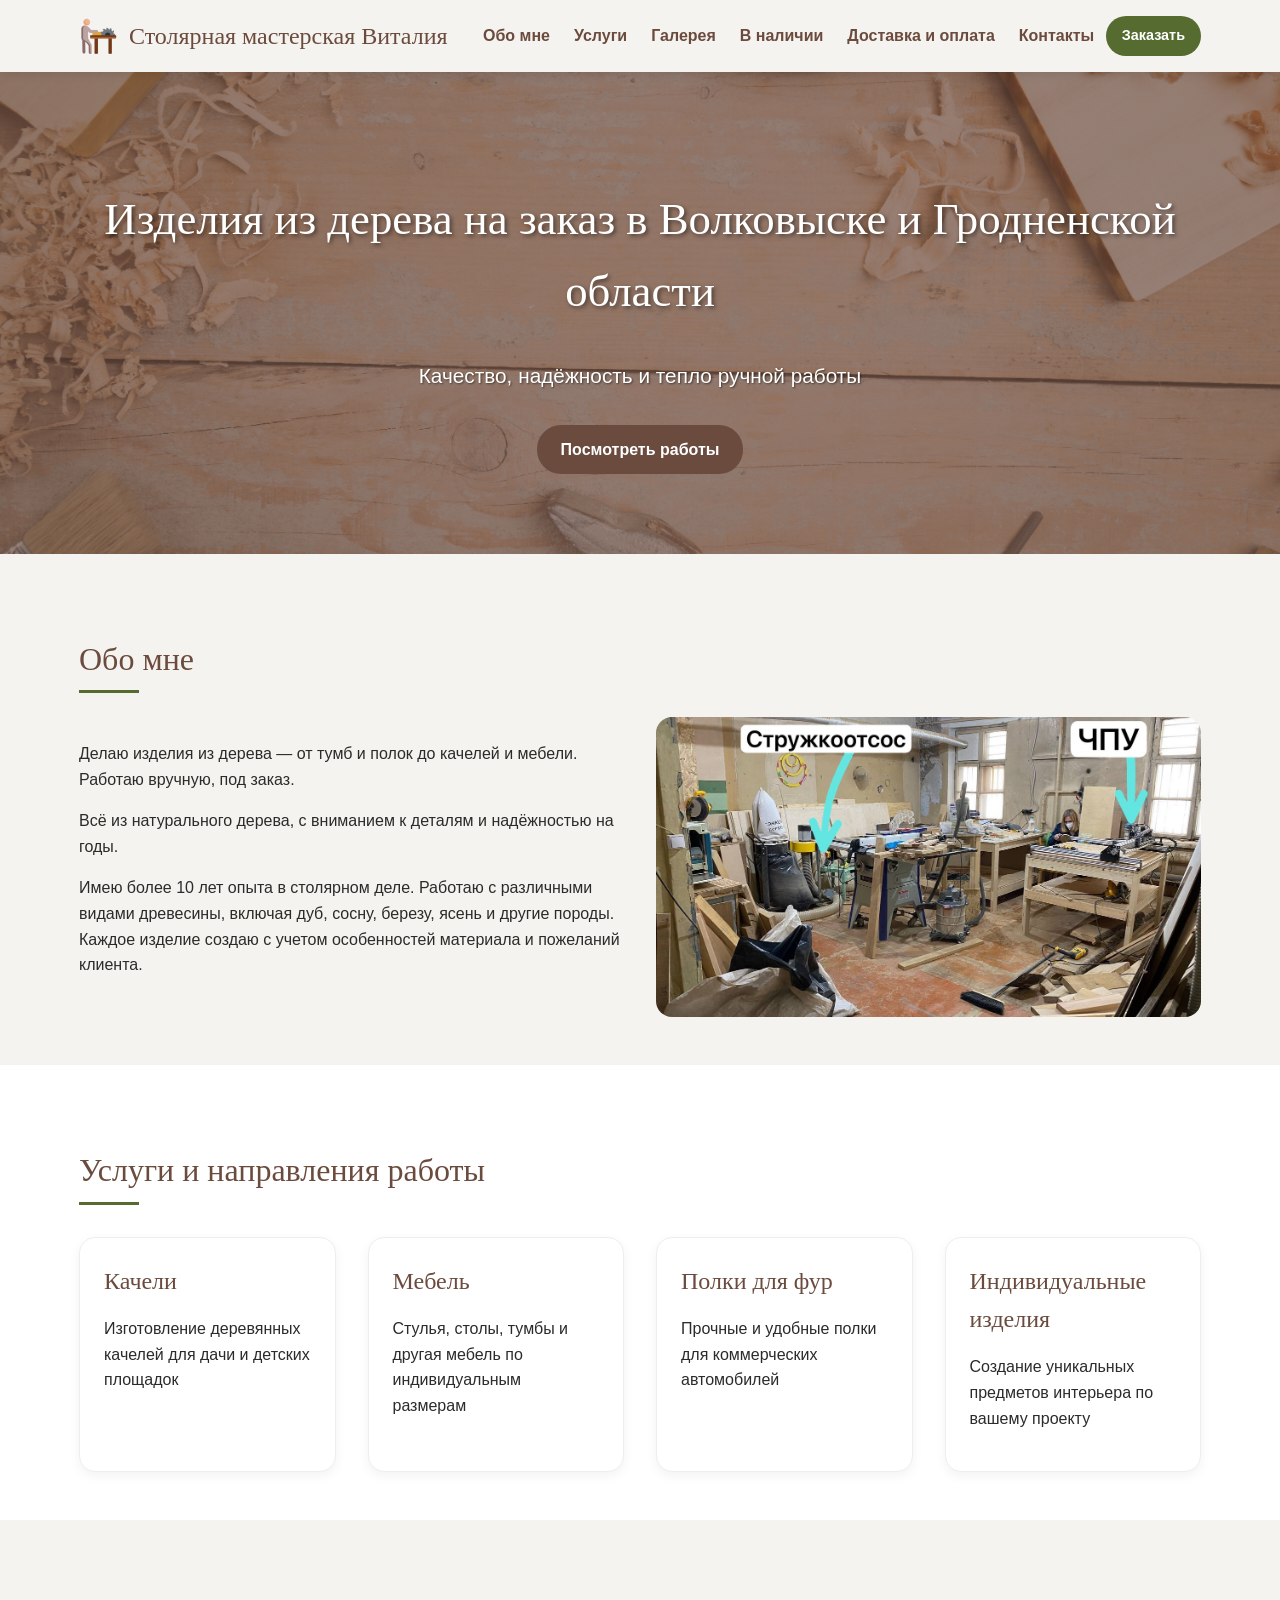
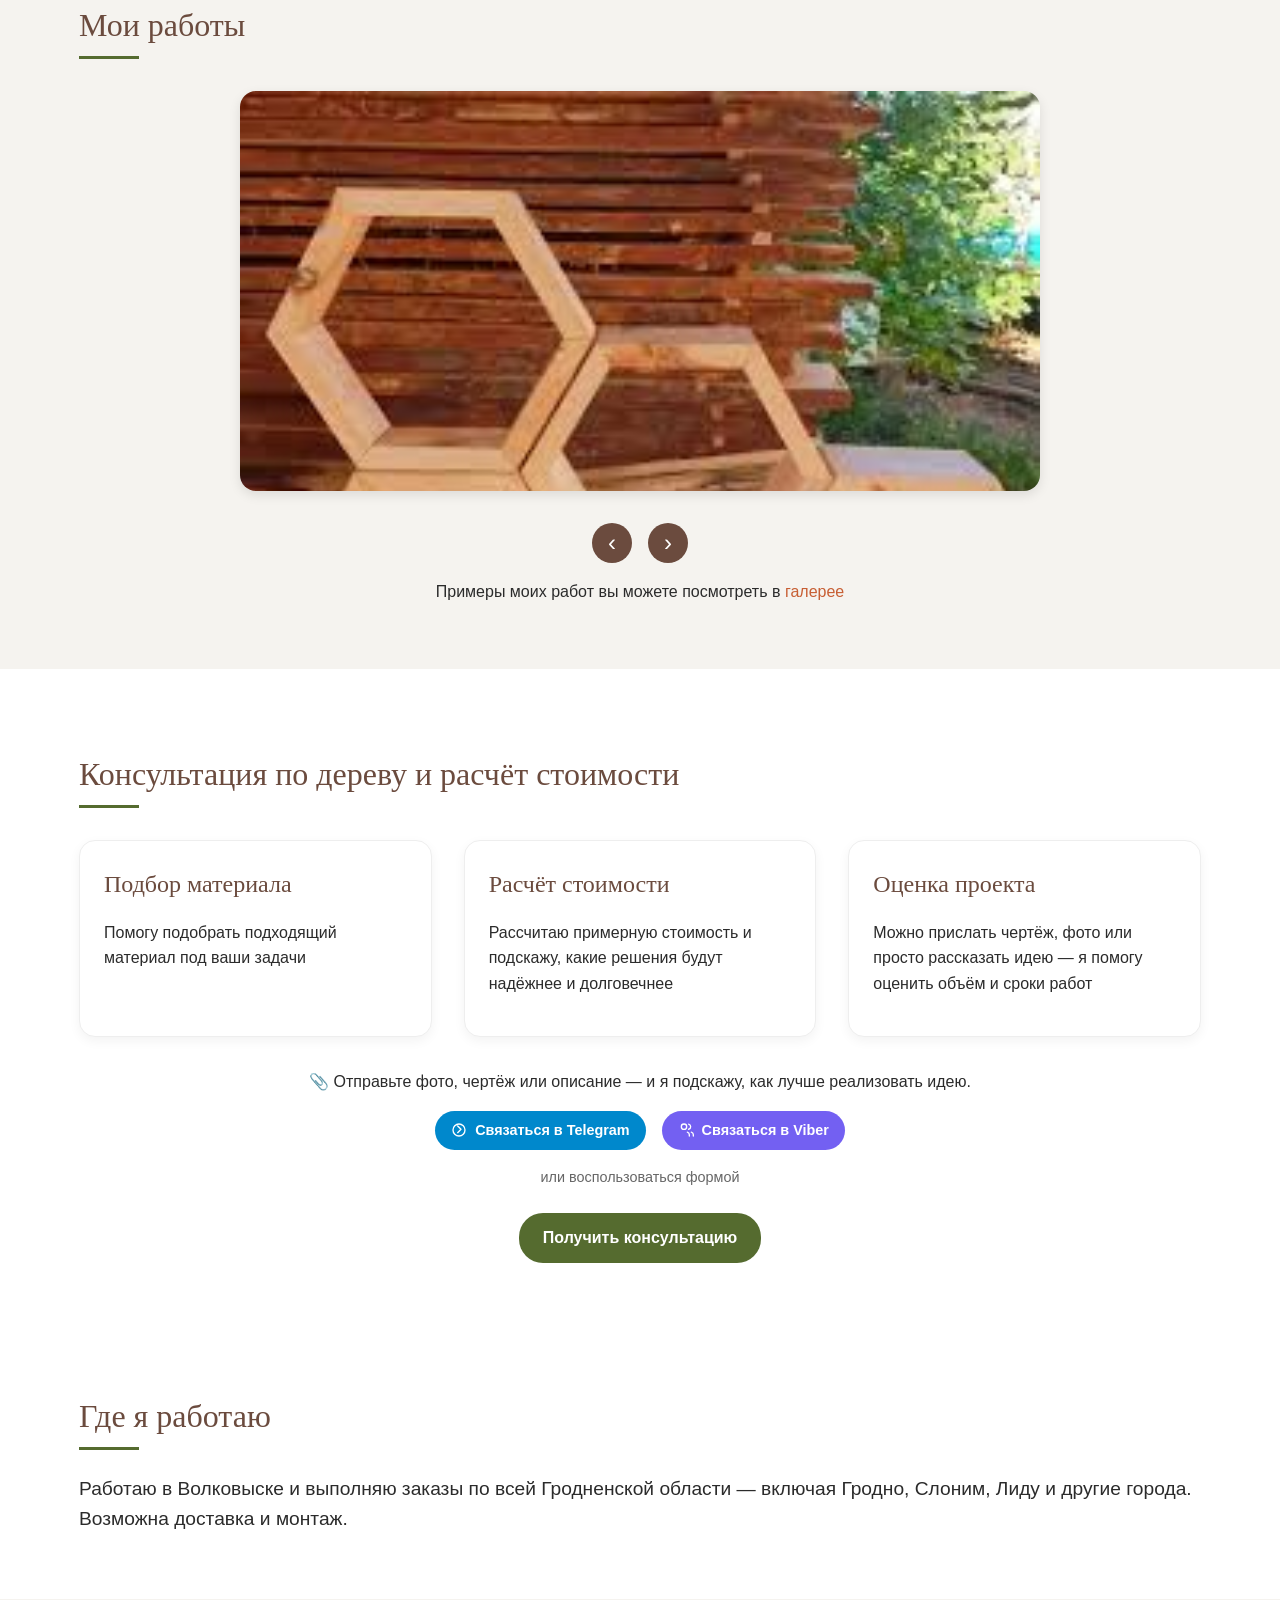
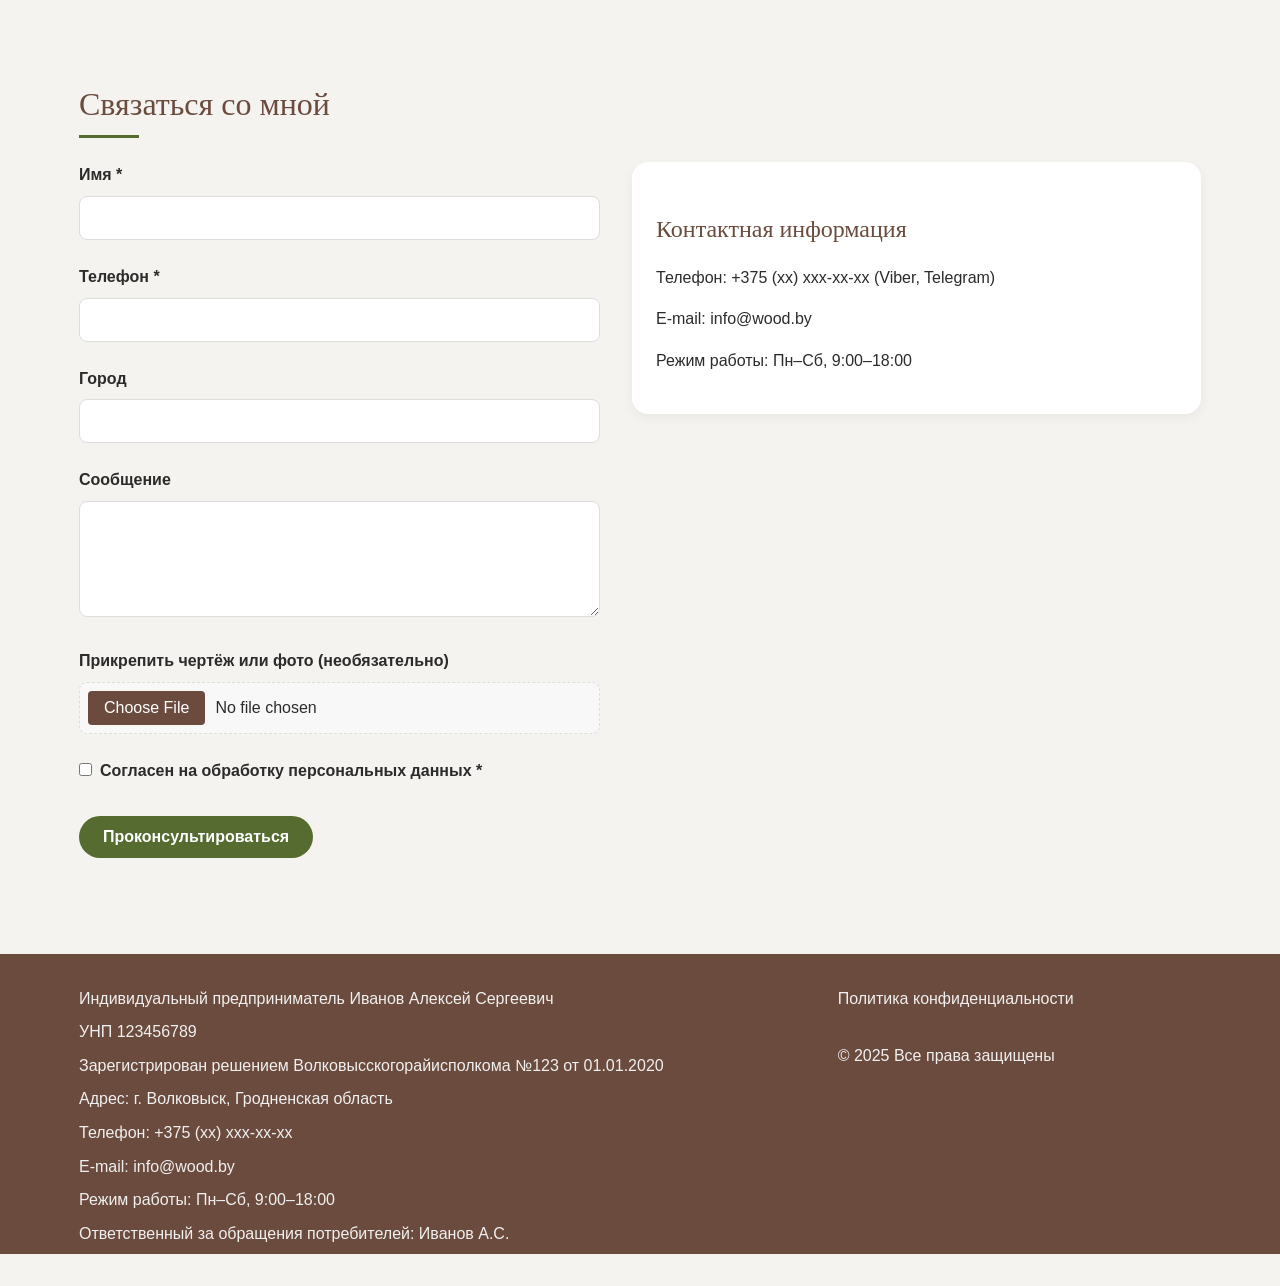
<file: index.html>
<!DOCTYPE html>
<html lang="ru">

<head>
    <meta charset="UTF-8">
    <meta name="viewport" content="width=device-width, initial-scale=1.0">
    <title>Изделия из дерева на заказ — Волковыск и Гродненская область | Столяр Алексей</title>
    <meta name="description"
        content="Качели, мебель, тумбы и полки на заказ. Изготовление изделий из дерева по Волковыску и всей Гродненской области.">
    <meta name="keywords"
        content="столяр Волковыск, изделия из дерева Гродненская область, мебель на заказ Волковыск, качели из дерева Гродно, полки для фур Гродненская область">

    <!-- Open Graph / Facebook -->
    <meta property="og:type" content="website">
    <meta property="og:title" content="Изделия из дерева на заказ — Волковыск и Гродненская область | Столяр Алексей">
    <meta property="og:description"
        content="Качели, мебель, тумбы и полки на заказ. Изготовление изделий из дерева по Волковыску и всей Гродненской области.">

    <!-- Twitter -->
    <meta property="twitter:card" content="summary_large_image">
    <meta property="twitter:title"
        content="Изделия из дерева на заказ — Волковыск и Гродненская область | Столяр Алексей">
    <meta property="twitter:description"
        content="Качели, мебель, тумбы и полки на заказ. Изготовление изделий из дерева по Волковыску и всей Гродненской области.">

    <!-- Favicon -->
    <link rel="icon" type="image/x-icon" href="images/favicon.ico">

    <!-- Styles -->
    <link rel="stylesheet" href="css/style.css">

    <!-- JSON-LD structured data -->
    <script type="application/ld+json">
    {
      "@context": "https://schema.org",
      "@type": "HomeAndConstructionBusiness",
      "name": "Столярная мастерская Алексей",
      "description": "Изготавливаю изделия из дерева: качели, мебель, тумбы, полки для фур. Работаю в Волковыске и по всей Гродненской области.",
      "address": {
        "@type": "PostalAddress",
        "addressLocality": "Волковыск",
        "addressRegion": "Гродненская область",
        "addressCountry": "BY"
      },
      "telephone": "+375 (xx) xxx-xx-xx",
      "areaServed": [
        "Волковыск",
        "Гродно",
        "Слоним",
        "Лида",
        "Гродненская область"
      ],
      "priceRange": "от 100 BYN"
    }
    </script>
</head>

<body>
    <!-- Header -->
    <header class="header">
        <div class="container">
            <div class="header-content">
                <div class="logo">
                    <a href="index.html">
                        <img src="images/ico.png" alt="Столярная мастерская Виталия" class="logo-img">
                        <h1 style="display: inline;">Столярная мастерская Виталия</h1>
                    </a>
                </div>
                <div class="menu-toggle">
                    <span></span>
                    <span></span>
                    <span></span>
                </div>
                <nav class="nav">
                    <ul class="nav-list">
                        <li><a href="#about">Обо мне</a></li>
                        <li><a href="#services">Услуги</a></li>
                        <li><a href="gallery/index.html">Галерея</a></li>
                        <li><a href="stock/index.html">В наличии</a></li>
                        <li><a href="delivery/index.html">Доставка и оплата</a></li>
                        <li><a href="#contact">Контакты</a></li>
                    </ul>
                </nav>
                <div class="contact-button">
                    <a href="#contact" class="btn btn-primary">Заказать</a>
                </div>
            </div>
        </div>
    </header>

    <!-- Hero Section -->
    <section class="hero">
        <div class="container">
            <div class="hero-content">
                <h2>Изделия из дерева на заказ в Волковыске и Гродненской области</h2>
                <p class="hero-subtitle">Качество, надёжность и тепло ручной работы</p>
                <a href="gallery/index.html" class="btn btn-secondary">Посмотреть работы</a>
            </div>
        </div>
    </section>

    <!-- About Section -->
    <section id="about" class="about">
        <div class="container">
            <h2>Обо мне</h2>
            <div class="about-content">
                <div class="about-text">
                    <p>Делаю изделия из дерева — от тумб и полок до качелей и мебели. Работаю вручную, под заказ.</p>
                    <p>Всё из натурального дерева, с вниманием к деталям и надёжностью на годы.</p>
                    <p>Имею более 10 лет опыта в столярном деле. Работаю с различными видами древесины, включая дуб,
                        сосну, березу, ясень и другие породы. Каждое изделие создаю с учетом особенностей материала и
                        пожеланий клиента.</p>
                </div>
                <div class="about-image">
                    <img src="images/master_room.jpeg" alt="Мастерская по дереву" loading="lazy">
                </div>
            </div>
        </div>
    </section>

    <!-- Services Section -->
    <section id="services" class="services">
        <div class="container">
            <h2>Услуги и направления работы</h2>
            <div class="services-grid">
                <div class="service-card">
                    <h3>Качели</h3>
                    <p>Изготовление деревянных качелей для дачи и детских площадок</p>
                </div>
                <div class="service-card">
                    <h3>Мебель</h3>
                    <p>Стулья, столы, тумбы и другая мебель по индивидуальным размерам</p>
                </div>
                <div class="service-card">
                    <h3>Полки для фур</h3>
                    <p>Прочные и удобные полки для коммерческих автомобилей</p>
                </div>
                <div class="service-card">
                    <h3>Индивидуальные изделия</h3>
                    <p>Создание уникальных предметов интерьера по вашему проекту</p>
                </div>
            </div>
        </div>
    </section>

    <!-- Gallery Preview Section -->
    <section class="gallery-preview">
        <div class="container">
            <h2>Мои работы</h2>
            <div class="gallery-carousel">
                <div class="carousel-container">
                    <div class="carousel-slide">
                        <img src="images/handmade_img/1.jfif" alt="Изготовление изделий из дерева - Пример 1"
                            loading="lazy">
                    </div>
                    <div class="carousel-slide">
                        <img src="images/handmade_img/2.jfif" alt="Изготовление изделий из дерева - Пример 2"
                            loading="lazy">
                    </div>
                    <div class="carousel-slide">
                        <img src="images/handmade_img/3.jfif" alt="Изготовление изделий из дерева - Пример 3"
                            loading="lazy">
                    </div>
                    <div class="carousel-slide">
                        <img src="images/handmade_img/4.jfif" alt="Изготовление изделий из дерева - Пример 4"
                            loading="lazy">
                    </div>
                    <div class="carousel-slide">
                        <img src="images/handmade_img/5.jfif" alt="Изготовление изделий из дерева - Пример 5"
                            loading="lazy">
                    </div>
                    <div class="carousel-slide">
                        <img src="images/handmade_img/6.jfif" alt="Изготовление изделий из дерева - Пример 6"
                            loading="lazy">
                    </div>
                </div>
                <div class="carousel-nav">
                    <button class="carousel-prev">‹</button>
                    <button class="carousel-next">›</button>
                </div>
                <p class="text-center">Примеры моих работ вы можете посмотреть в <a
                        href="gallery/index.html">галерее</a></p>
            </div>
        </div>
    </section>

    <!-- Consultation Section -->
    <section class="services">
        <div class="container">
            <h2>Консультация по дереву и расчёт стоимости</h2>
            <div class="services-grid">
                <div class="service-card">
                    <h3>Подбор материала</h3>
                    <p>Помогу подобрать подходящий материал под ваши задачи</p>
                </div>
                <div class="service-card">
                    <h3>Расчёт стоимости</h3>
                    <p>Рассчитаю примерную стоимость и подскажу, какие решения будут надёжнее и долговечнее</p>
                </div>
                <div class="service-card">
                    <h3>Оценка проекта</h3>
                    <p>Можно прислать чертёж, фото или просто рассказать идею — я помогу оценить объём и сроки работ</p>
                </div>
            </div>
            <div class="text-center" style="margin-top: 2rem;">
                <p>📎 Отправьте фото, чертёж или описание — и я подскажу, как лучше реализовать идею.</p>
                <!-- Online Consultation Options -->
                <div class="inline-consultation-buttons">
                    <a href="https://t.me/your_username" target="_blank" class="btn btn-telegram-inline">
                        <svg xmlns="http://www.w3.org/2000/svg" width="16" height="16" viewBox="0 0 24 24" fill="none"
                            stroke="currentColor" stroke-width="2" stroke-linecap="round" stroke-linejoin="round">
                            <path d="M21 12a9 9 0 1 1-18 0 9 9 0 0 1 18 0z"></path>
                            <path d="M10 16l5-5-5-5"></path>
                        </svg>
                        Связаться в Telegram
                    </a>
                    <a href="viber://add?number=375xxxxxxxx" target="_blank" class="btn btn-viber-inline">
                        <svg xmlns="http://www.w3.org/2000/svg" width="16" height="16" viewBox="0 0 24 24" fill="none"
                            stroke="currentColor" stroke-width="2" stroke-linecap="round" stroke-linejoin="round">
                            <path d="M17 21v-2a4 4 0 0 0-3-3.87"></path>
                            <circle cx="9" cy="7" r="4"></circle>
                            <path d="M23 21v-2a4 4 0 0 0-3-3.87"></path>
                            <path d="M16 3.13a4 4 0 0 1 0 7.75"></path>
                        </svg>
                        Связаться в Viber
                    </a>
                </div>
                <p style="margin: 0.5rem 0; font-size: 0.9rem; color: #666;">или воспользоваться формой</p>
                <a href="#contact" class="btn btn-primary" style="margin-top: 1rem;">Получить консультацию</a>
            </div>
        </div>
    </section>

    <!-- Where We Work Section -->
    <section class="work-area">
        <div class="container">
            <h2>Где я работаю</h2>
            <p>Работаю в Волковыске и выполняю заказы по всей Гродненской области — включая Гродно, Слоним, Лиду и
                другие города. Возможна доставка и монтаж.</p>
        </div>
    </section>

    <!-- Contact Section -->
    <section id="contact" class="contact">
        <div class="container">
            <h2>Связаться со мной</h2>
            <div class="contact-content">
                <div class="contact-form">
                    <form id="orderForm" action="#" method="POST">
                        <div class="form-group">
                            <label for="name">Имя *</label>
                            <input type="text" id="name" name="name" required>
                        </div>
                        <div class="form-group">
                            <label for="phone">Телефон *</label>
                            <input type="tel" id="phone" name="phone" required>
                        </div>
                        <div class="form-group">
                            <label for="city">Город</label>
                            <input type="text" id="city" name="city">
                        </div>
                        <div class="form-group">
                            <label for="message">Сообщение</label>
                            <textarea id="message" name="message" rows="5"></textarea>
                        </div>
                        <div class="form-group">
                            <label for="drawing">Прикрепить чертёж или фото (необязательно)</label>
                            <input type="file" id="drawing" name="drawing" accept=".jpg,.jpeg,.png,.pdf,.dwg,.dxf"
                                class="form-control">
                        </div>
                        <!-- Honeypot field for spam protection -->
                        <div class="form-group honey">
                            <label for="website">Website</label>
                            <input type="text" id="website" name="website" tabindex="-1" autocomplete="off">
                        </div>
                        <div class="form-group checkbox-group">
                            <input type="checkbox" id="consent" name="consent" required>
                            <label for="consent">Согласен на обработку персональных данных *</label>
                        </div>
                        <button type="submit" class="btn btn-primary">Проконсультироваться</button>
                    </form>
                </div>
                <div class="contact-info">
                    <h3>Контактная информация</h3>
                    <p>Телефон: +375 (xx) xxx-xx-xx (Viber, Telegram)</p>
                    <p>E-mail: info@wood.by</p>
                    <p>Режим работы: Пн–Сб, 9:00–18:00</p>
                </div>
            </div>
        </div>
    </section>

    <!-- Footer -->
    <footer class="footer">
        <div class="container">
            <div class="footer-content">
                <div class="footer-info">
                    <p>Индивидуальный предприниматель Иванов Алексей Сергеевич</p>
                    <p>УНП 123456789</p>
                    <p>Зарегистрирован решением Волковысскогорайисполкома №123 от 01.01.2020</p>
                    <p>Адрес: г. Волковыск, Гродненская область</p>
                    <p>Телефон: +375 (xx) xxx-xx-xx</p>
                    <p>E-mail: info@wood.by</p>
                    <p>Режим работы: Пн–Сб, 9:00–18:00</p>
                    <p>Ответственный за обращения потребителей: Иванов А.С.</p>
                </div>
                <div class="footer-links">
                    <a href="privacy/index.html">Политика конфиденциальности</a>
                    <p>© 2025 Все права защищены</p>
                </div>
            </div>
        </div>
    </footer>

    <!-- Scripts -->
    <script src="js/main.js"></script>
</body>

</html>
</file>
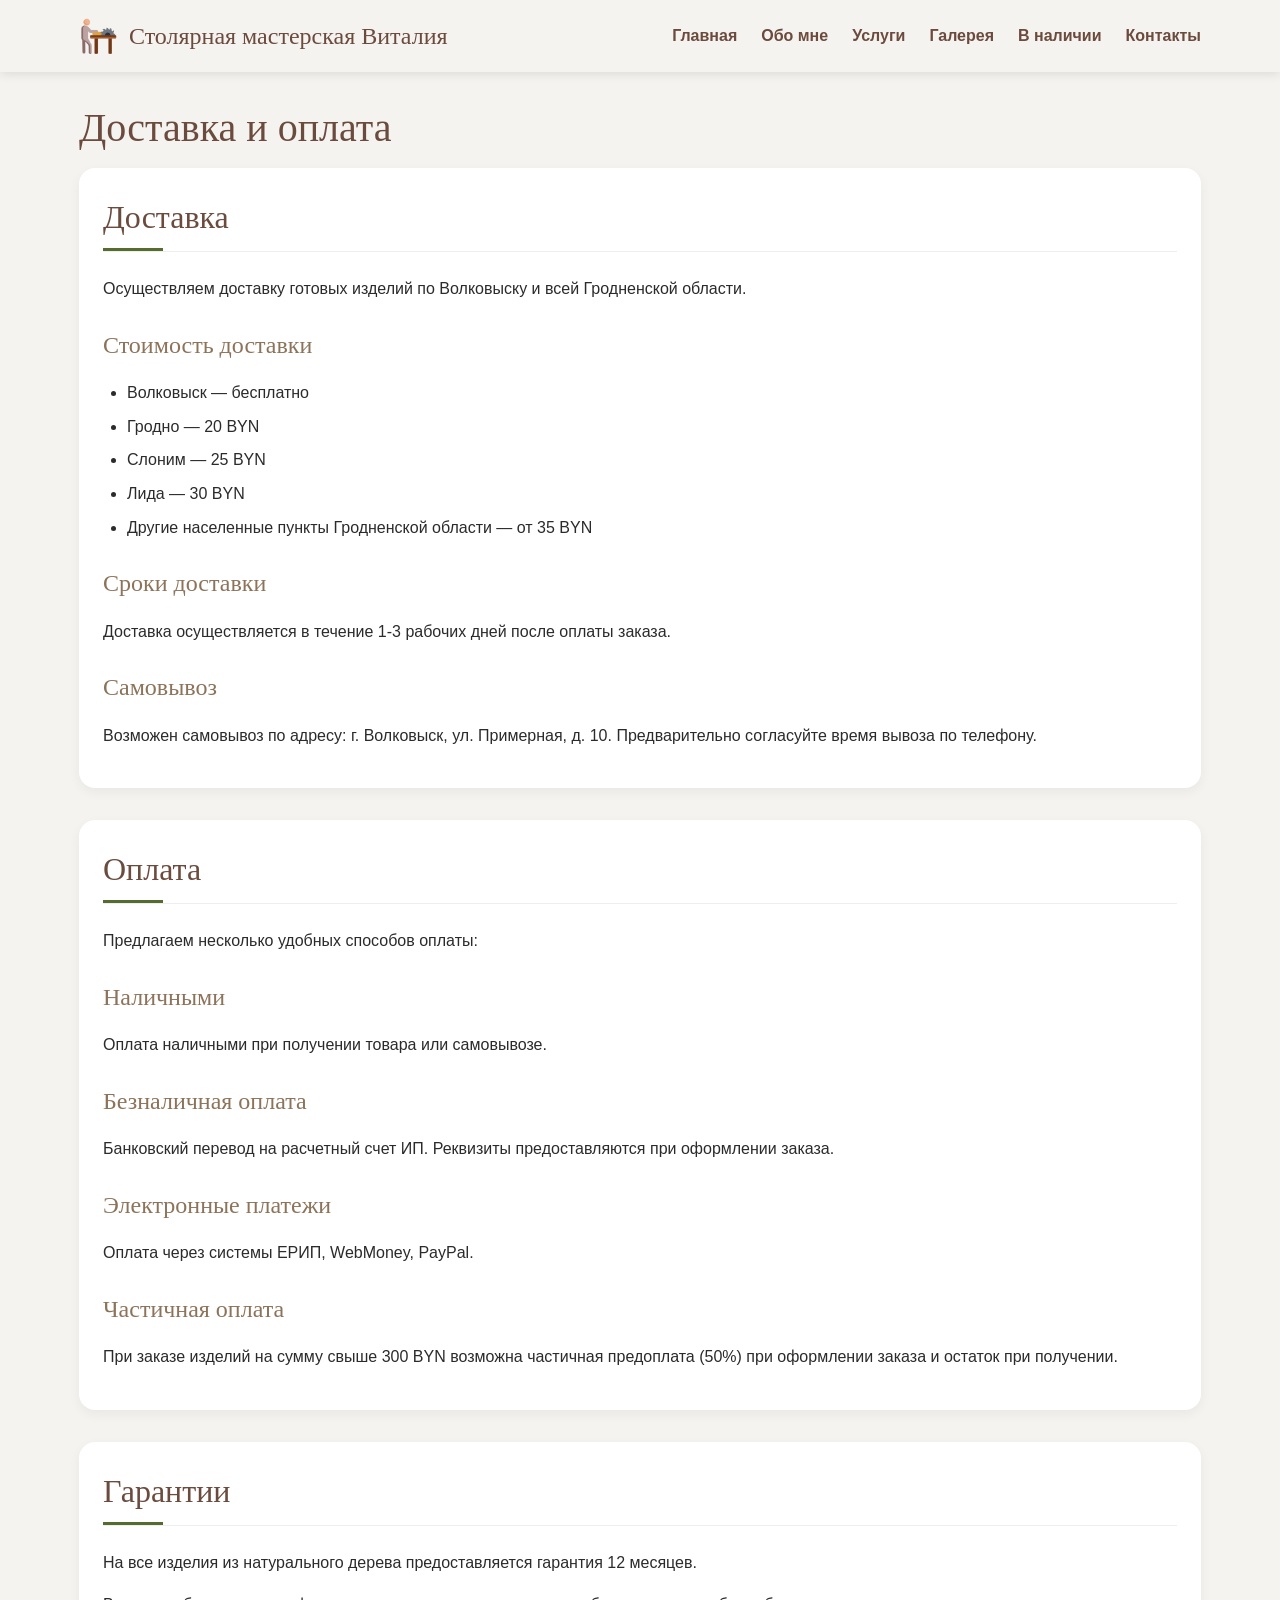
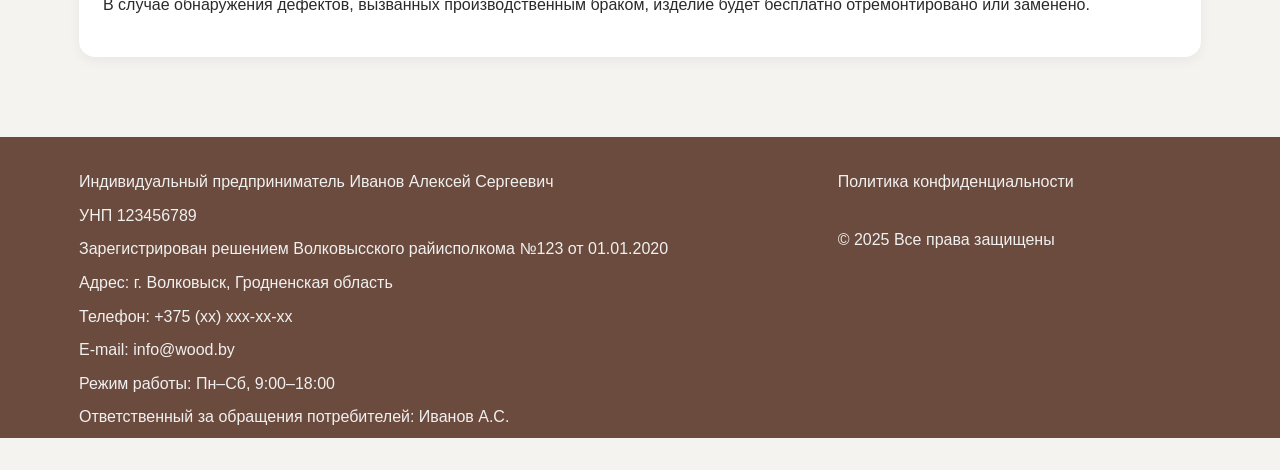
<file: delivery/index.html>
<!DOCTYPE html>
<html lang="ru">

<head>
    <meta charset="UTF-8">
    <meta name="viewport" content="width=device-width, initial-scale=1.0">
    <title>Доставка и оплата | Столярная мастерская Алексей</title>
    <meta name="description"
        content="Условия доставки и оплаты изделий из дерева. Работаем по Волковыску и Гродненской области.">

    <!-- Styles -->
    <link rel="stylesheet" href="../css/style.css">
</head>

<body>
    <!-- Header -->
    <header class="header">
        <div class="container">
            <div class="header-content">
                <div class="logo">
                    <a href="../index.html">
                        <img src="../images/ico.png" alt="Столярная мастерская Виталия" class="logo-img">
                        <h1 style="display: inline;">Столярная мастерская Виталия</h1>
                    </a>
                </div>
                <div class="menu-toggle">
                    <span></span>
                    <span></span>
                    <span></span>
                </div>
                <nav class="nav">
                    <ul class="nav-list">
                        <li><a href="../index.html">Главная</a></li>
                        <li><a href="../index.html#about">Обо мне</a></li>
                        <li><a href="../index.html#services">Услуги</a></li>
                        <li><a href="../gallery/index.html">Галерея</a></li>
                        <li><a href="../stock/index.html">В наличии</a></li>
                        <li><a href="../index.html#contact">Контакты</a></li>
                    </ul>
                </nav>
            </div>
        </div>
    </header>

    <!-- Delivery and Payment Section -->
    <section class="delivery-full">
        <div class="container">
            <h1>Доставка и оплата</h1>

            <div class="delivery-content">
                <div class="delivery-section">
                    <h2>Доставка</h2>
                    <p>Осуществляем доставку готовых изделий по Волковыску и всей Гродненской области.</p>

                    <h3>Стоимость доставки</h3>
                    <ul>
                        <li>Волковыск — бесплатно</li>
                        <li>Гродно — 20 BYN</li>
                        <li>Слоним — 25 BYN</li>
                        <li>Лида — 30 BYN</li>
                        <li>Другие населенные пункты Гродненской области — от 35 BYN</li>
                    </ul>

                    <h3>Сроки доставки</h3>
                    <p>Доставка осуществляется в течение 1-3 рабочих дней после оплаты заказа.</p>

                    <h3>Самовывоз</h3>
                    <p>Возможен самовывоз по адресу: г. Волковыск, ул. Примерная, д. 10. Предварительно согласуйте время
                        вывоза по телефону.</p>
                </div>

                <div class="delivery-section">
                    <h2>Оплата</h2>
                    <p>Предлагаем несколько удобных способов оплаты:</p>

                    <h3>Наличными</h3>
                    <p>Оплата наличными при получении товара или самовывозе.</p>

                    <h3>Безналичная оплата</h3>
                    <p>Банковский перевод на расчетный счет ИП. Реквизиты предоставляются при оформлении заказа.</p>

                    <h3>Электронные платежи</h3>
                    <p>Оплата через системы ЕРИП, WebMoney, PayPal.</p>

                    <h3>Частичная оплата</h3>
                    <p>При заказе изделий на сумму свыше 300 BYN возможна частичная предоплата (50%) при оформлении
                        заказа и остаток при получении.</p>
                </div>

                <div class="delivery-section">
                    <h2>Гарантии</h2>
                    <p>На все изделия из натурального дерева предоставляется гарантия 12 месяцев.</p>
                    <p>В случае обнаружения дефектов, вызванных производственным браком, изделие будет бесплатно
                        отремонтировано или заменено.</p>
                </div>
            </div>
        </div>
    </section>

    <!-- Footer -->
    <footer class="footer">
        <div class="container">
            <div class="footer-content">
                <div class="footer-info">
                    <p>Индивидуальный предприниматель Иванов Алексей Сергеевич</p>
                    <p>УНП 123456789</p>
                    <p>Зарегистрирован решением Волковысского райисполкома №123 от 01.01.2020</p>
                    <p>Адрес: г. Волковыск, Гродненская область</p>
                    <p>Телефон: +375 (xx) xxx-xx-xx</p>
                    <p>E-mail: info@wood.by</p>
                    <p>Режим работы: Пн–Сб, 9:00–18:00</p>
                    <p>Ответственный за обращения потребителей: Иванов А.С.</p>
                </div>
                <div class="footer-links">
                    <a href="../privacy/index.html">Политика конфиденциальности</a>
                    <p>© 2025 Все права защищены</p>
                </div>
            </div>
        </div>
    </footer>

    <!-- Scripts -->
    <script src="../js/main.js"></script>
</body>

</html>
</file>
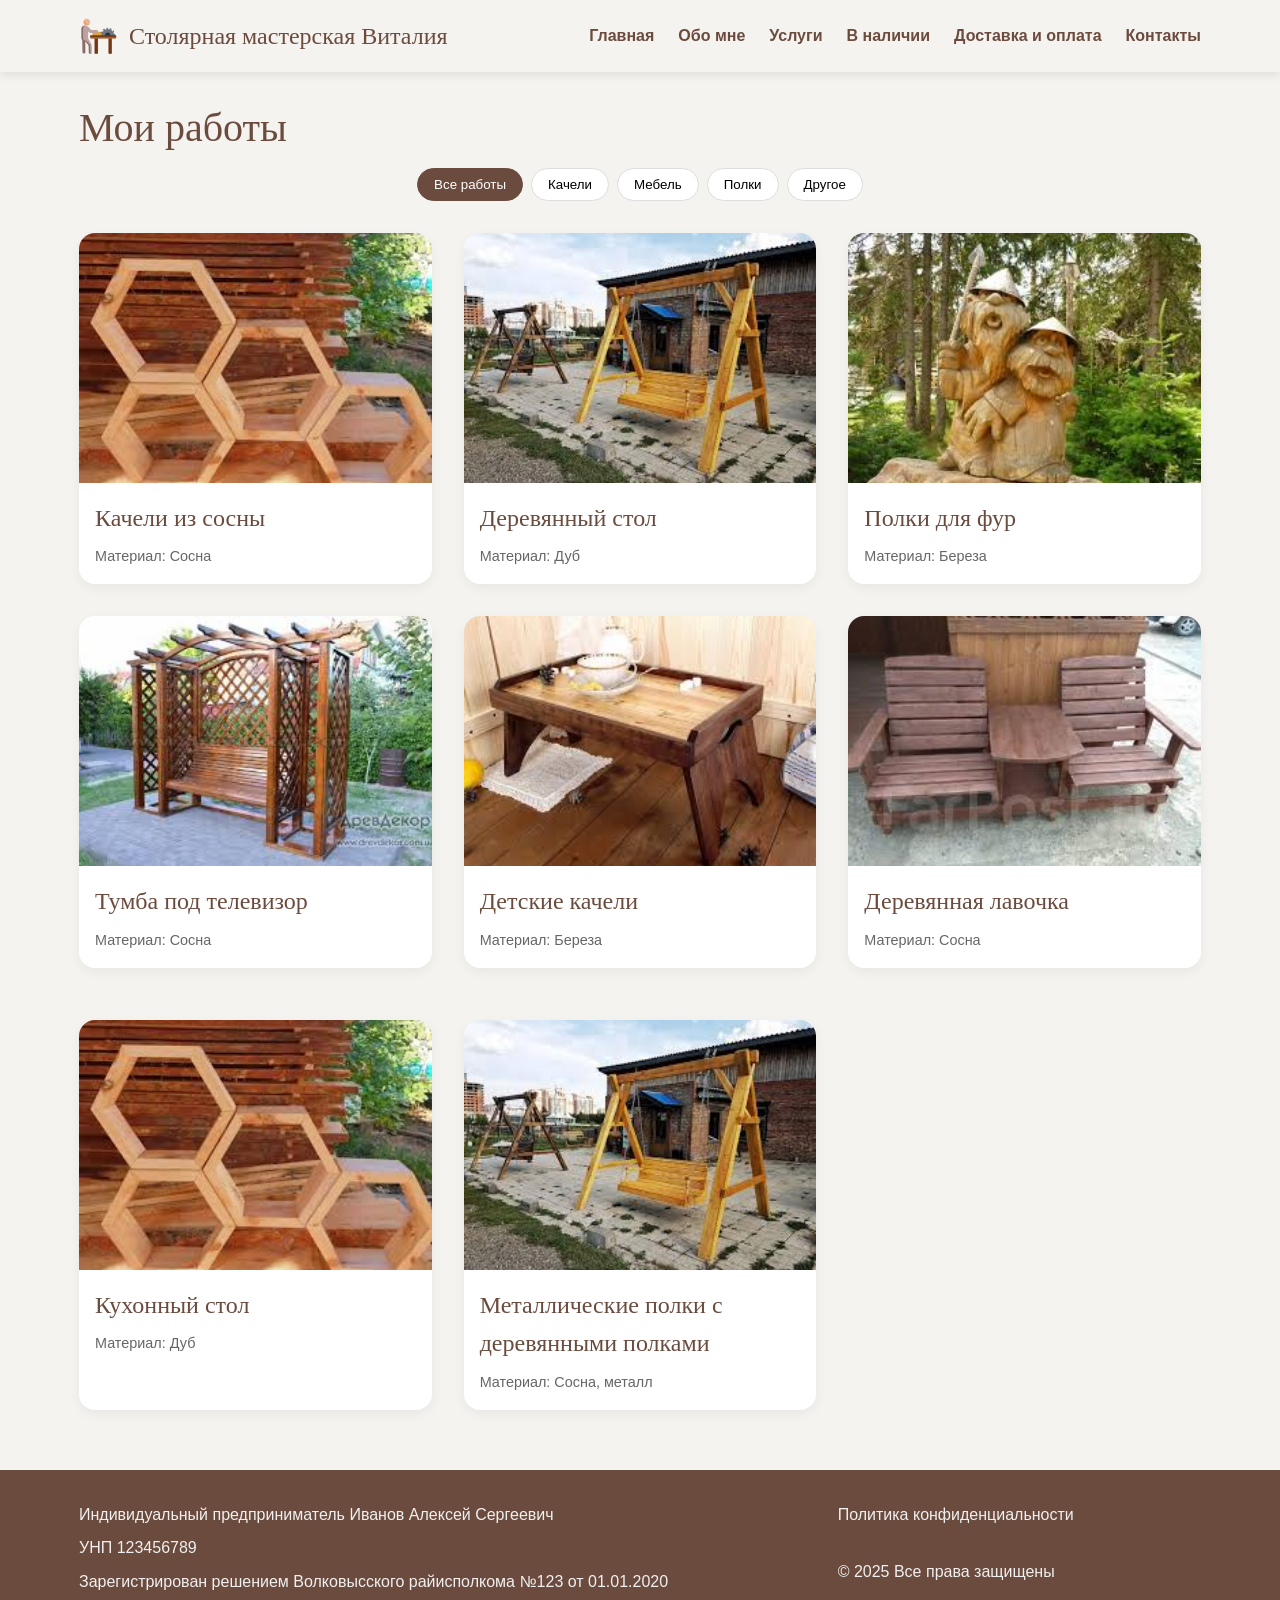
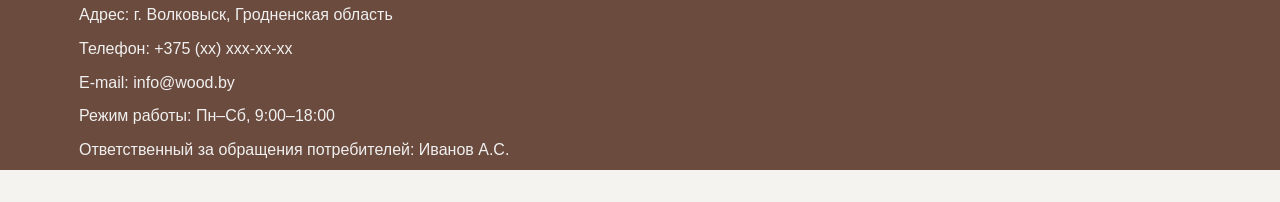
<file: gallery/index.html>
<!DOCTYPE html>
<html lang="ru">

<head>
    <meta charset="UTF-8">
    <meta name="viewport" content="width=device-width, initial-scale=1.0">
    <title>Галерея работ | Столярная мастерская Алексей</title>
    <meta name="description"
        content="Галерея выполненных работ столярной мастерской. Качели, мебель, тумбы и полки из дерева.">

    <!-- Styles -->
    <link rel="stylesheet" href="../css/style.css">
</head>

<body>
    <!-- Header -->
    <header class="header">
        <div class="container">
            <div class="header-content">
                <div class="logo">
                    <a href="../index.html">
                        <img src="../images/ico.png" alt="Столярная мастерская Виталия" class="logo-img">
                        <h1 style="display: inline;">Столярная мастерская Виталия</h1>
                    </a>
                </div>
                <div class="menu-toggle">
                    <span></span>
                    <span></span>
                    <span></span>
                </div>
                <nav class="nav">
                    <ul class="nav-list">
                        <li><a href="../index.html">Главная</a></li>
                        <li><a href="../index.html#about">Обо мне</a></li>
                        <li><a href="../index.html#services">Услуги</a></li>
                        <li><a href="../stock/index.html">В наличии</a></li>
                        <li><a href="../delivery/index.html">Доставка и оплата</a></li>
                        <li><a href="../index.html#contact">Контакты</a></li>
                    </ul>
                </nav>
            </div>
        </div>
    </header>

    <!-- Gallery Section -->
    <section class="gallery-full">
        <div class="container">
            <h1>Мои работы</h1>

            <!-- Filters -->
            <div class="gallery-filters">
                <button class="filter-btn active" data-filter="all">Все работы</button>
                <button class="filter-btn" data-filter="swings">Качели</button>
                <button class="filter-btn" data-filter="furniture">Мебель</button>
                <button class="filter-btn" data-filter="shelves">Полки</button>
                <button class="filter-btn" data-filter="other">Другое</button>
            </div>

            <!-- Gallery Grid -->
            <div class="gallery-grid">
                <!-- Gallery items will be added here -->
                <div class="gallery-item" data-category="swings">
                    <img src="../images/handmade_img/1.jfif" alt="Качели из сосны" loading="lazy">
                    <div class="gallery-item-info">
                        <h3>Качели из сосны</h3>
                        <p>Материал: Сосна</p>
                    </div>
                </div>

                <div class="gallery-item" data-category="furniture">
                    <img src="../images/handmade_img/2.jfif" alt="Деревянный стол" loading="lazy">
                    <div class="gallery-item-info">
                        <h3>Деревянный стол</h3>
                        <p>Материал: Дуб</p>
                    </div>
                </div>

                <div class="gallery-item" data-category="shelves">
                    <img src="../images/handmade_img/3.jfif" alt="Полки для фур" loading="lazy">
                    <div class="gallery-item-info">
                        <h3>Полки для фур</h3>
                        <p>Материал: Береза</p>
                    </div>
                </div>

                <div class="gallery-item" data-category="furniture">
                    <img src="../images/handmade_img/4.jfif" alt="Тумба под телевизор" loading="lazy">
                    <div class="gallery-item-info">
                        <h3>Тумба под телевизор</h3>
                        <p>Материал: Сосна</p>
                    </div>
                </div>

                <div class="gallery-item" data-category="swings">
                    <img src="../images/handmade_img/5.jfif" alt="Детские качели" loading="lazy">
                    <div class="gallery-item-info">
                        <h3>Детские качели</h3>
                        <p>Материал: Береза</p>
                    </div>
                </div>

                <div class="gallery-item" data-category="other">
                    <img src="../images/handmade_img/6.jfif" alt="Деревянная лавочка" loading="lazy">
                    <div class="gallery-item-info">
                        <h3>Деревянная лавочка</h3>
                        <p>Материал: Сосна</p>
                    </div>
                </div>

                <div class="gallery-item" data-category="furniture">
                    <img src="../images/handmade_img/1.jfif" alt="Кухонный стол" loading="lazy">
                    <div class="gallery-item-info">
                        <h3>Кухонный стол</h3>
                        <p>Материал: Дуб</p>
                    </div>
                </div>

                <div class="gallery-item" data-category="shelves">
                    <img src="../images/handmade_img/2.jfif" alt="Металлические полки с деревянными полками"
                        loading="lazy">
                    <div class="gallery-item-info">
                        <h3>Металлические полки с деревянными полками</h3>
                        <p>Материал: Сосна, металл</p>
                    </div>
                </div>
            </div>
        </div>
    </section>

    <!-- Footer -->
    <footer class="footer">
        <div class="container">
            <div class="footer-content">
                <div class="footer-info">
                    <p>Индивидуальный предприниматель Иванов Алексей Сергеевич</p>
                    <p>УНП 123456789</p>
                    <p>Зарегистрирован решением Волковысского райисполкома №123 от 01.01.2020</p>
                    <p>Адрес: г. Волковыск, Гродненская область</p>
                    <p>Телефон: +375 (xx) xxx-xx-xx</p>
                    <p>E-mail: info@wood.by</p>
                    <p>Режим работы: Пн–Сб, 9:00–18:00</p>
                    <p>Ответственный за обращения потребителей: Иванов А.С.</p>
                </div>
                <div class="footer-links">
                    <a href="../privacy/index.html">Политика конфиденциальности</a>
                    <p>© 2025 Все права защищены</p>
                </div>
            </div>
        </div>
    </footer>

    <!-- Scripts -->
    <script src="../js/gallery.js"></script>
</body>

</html>
</file>
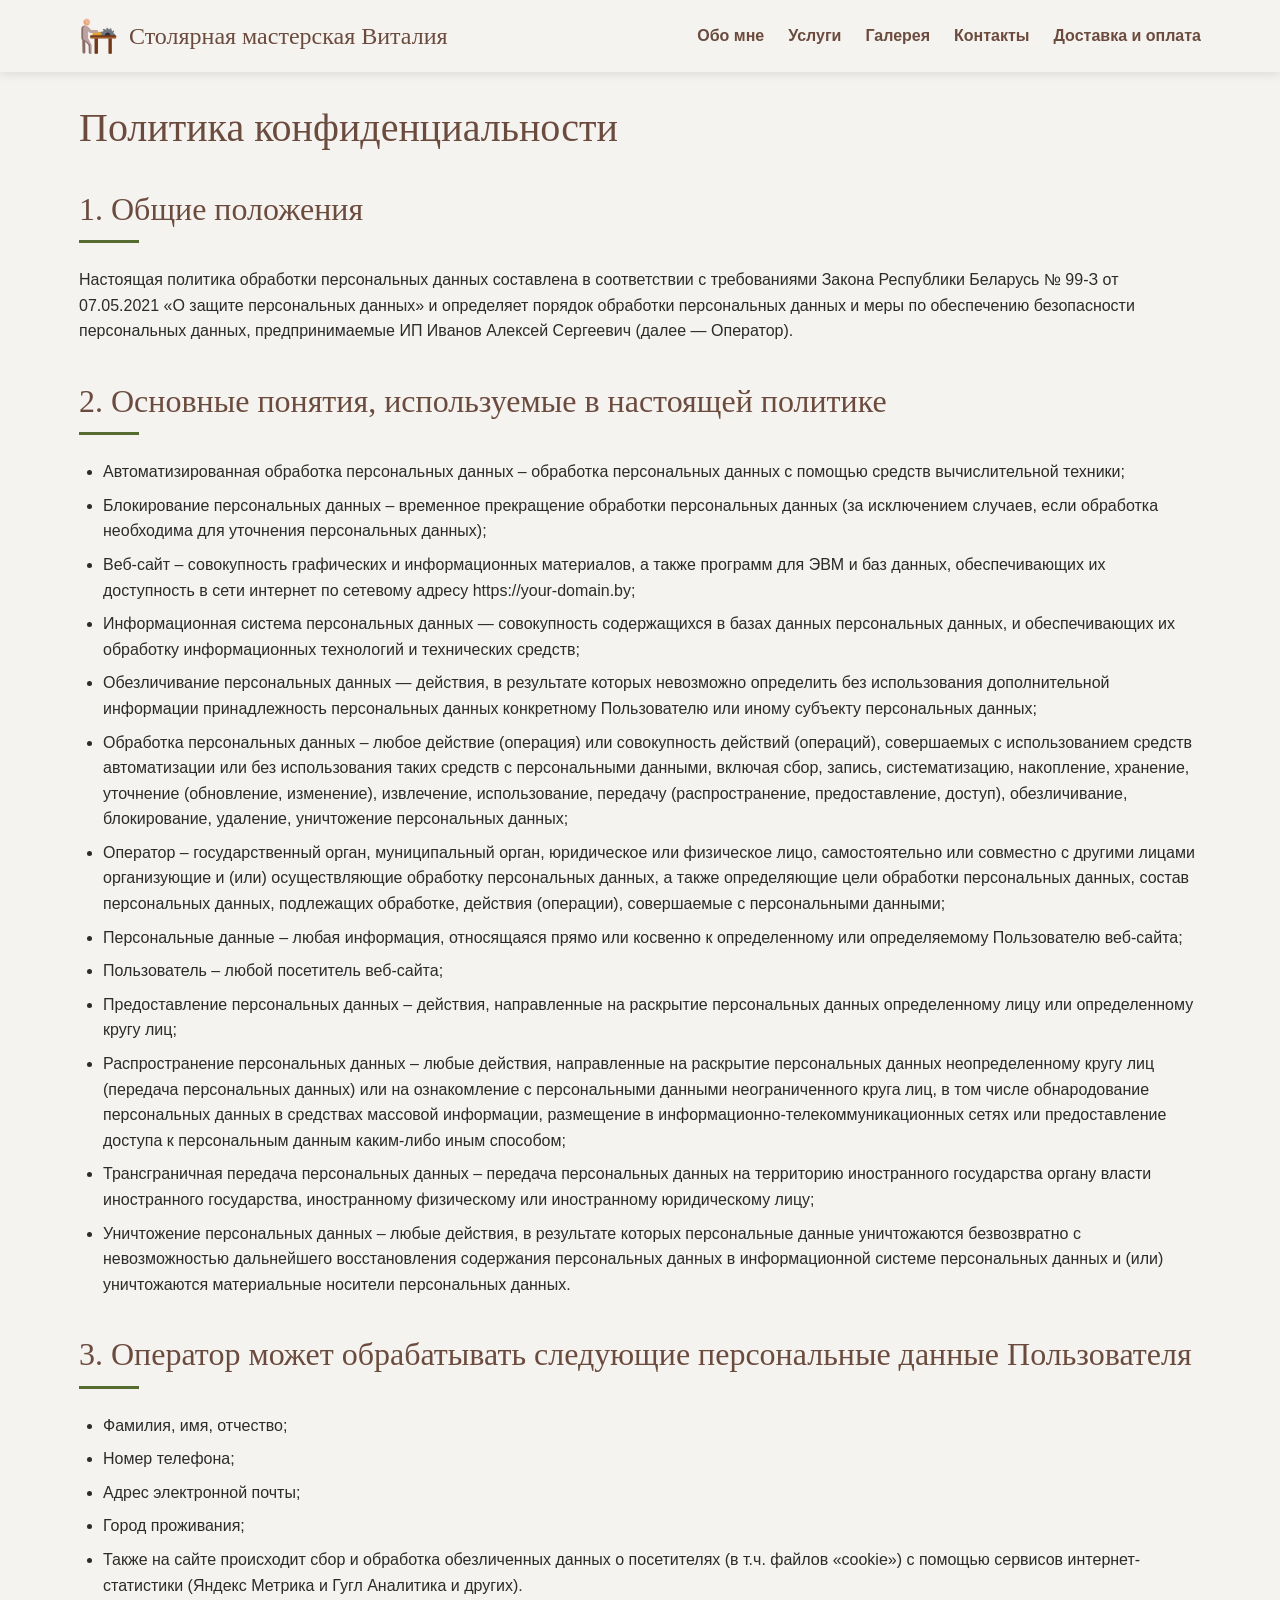
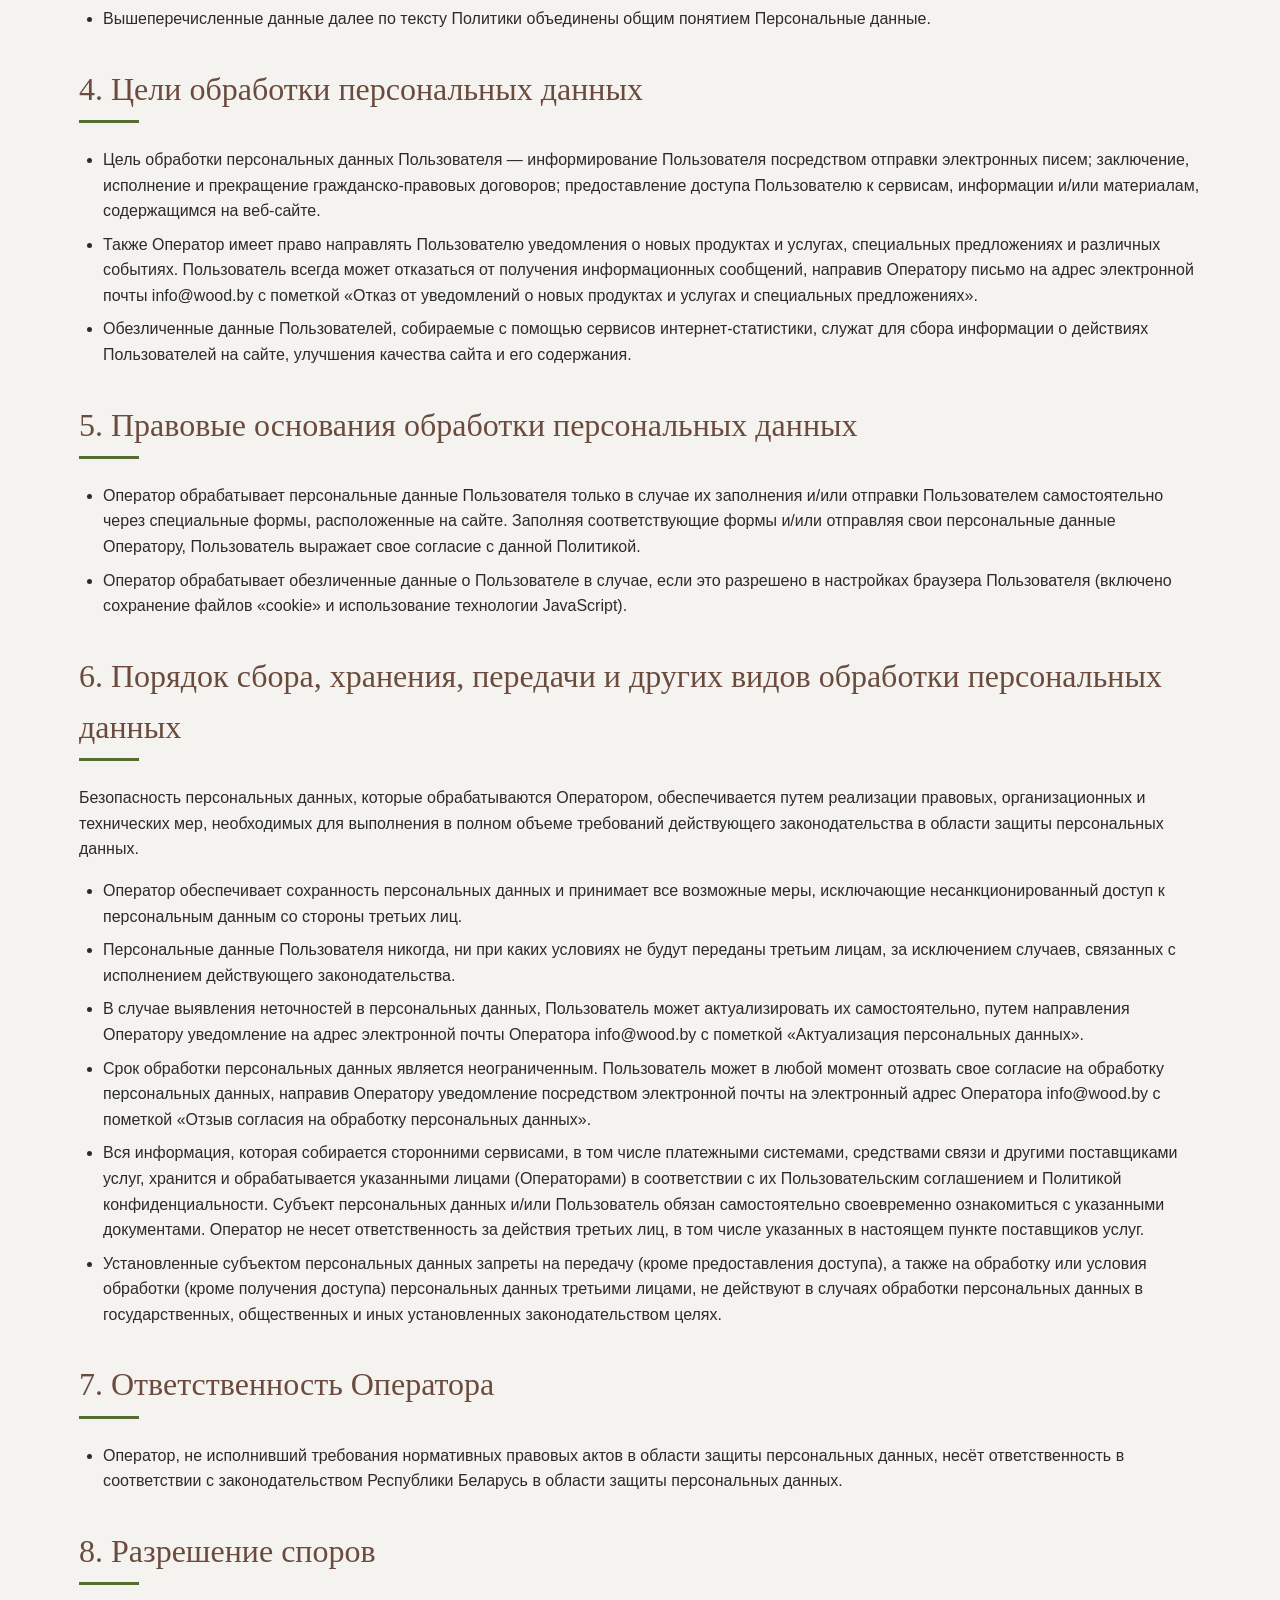
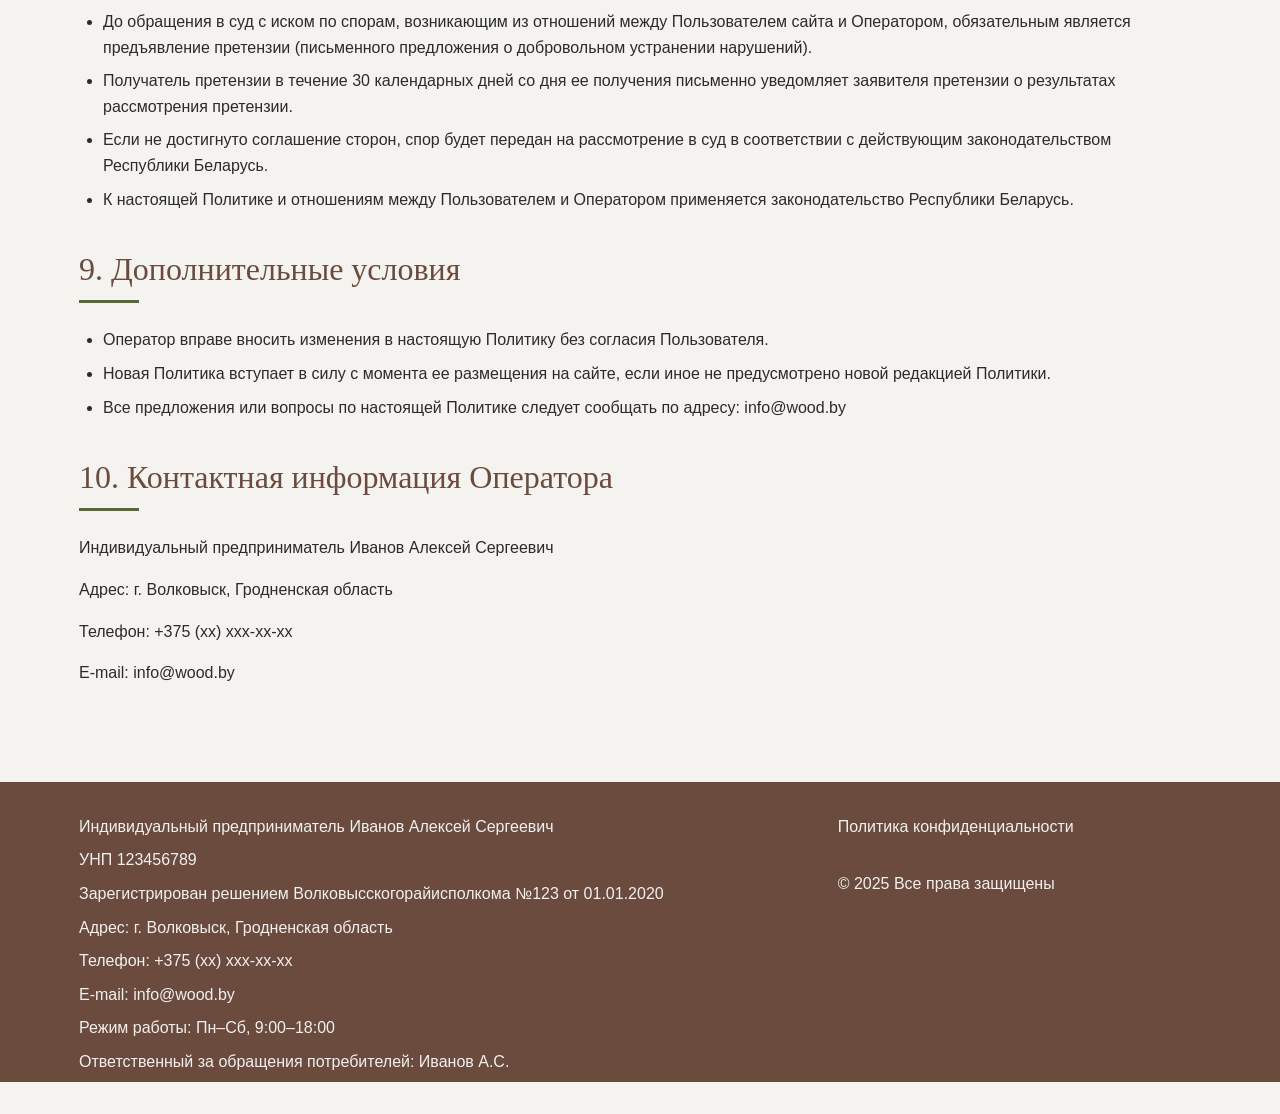
<file: privacy/index.html>
<!DOCTYPE html>
<html lang="ru">

<head>
    <meta charset="UTF-8">
    <meta name="viewport" content="width=device-width, initial-scale=1.0">
    <title>Политика конфиденциальности | Столярная мастерская Алексей</title>
    <meta name="description"
        content="Политика конфиденциальности и обработки персональных данных столярной мастерской.">

    <!-- Styles -->
    <link rel="stylesheet" href="../css/style.css">
</head>

<body>
    <!-- Header -->
    <header class="header">
        <div class="container">
            <div class="header-content">
                <div class="logo">
                    <a href="../index.html">
                        <img src="../images/ico.png" alt="Столярная мастерская Виталия" class="logo-img">
                        <h1 style="display: inline;">Столярная мастерская Виталия</h1>
                    </a>
                </div>
                <nav class="nav">
                    <ul class="nav-list">
                        <li><a href="../index.html#about">Обо мне</a></li>
                        <li><a href="../index.html#services">Услуги</a></li>
                        <li><a href="../gallery/index.html">Галерея</a></li>
                        <li><a href="../index.html#contact">Контакты</a></li>
                        <li><a href="../delivery/index.html">Доставка и оплата</a></li>
                    </ul>
                </nav>
            </div>
        </div>
    </header>

    <!-- Privacy Policy Section -->
    <section class="privacy-policy">
        <div class="container">
            <h1>Политика конфиденциальности</h1>

            <div class="privacy-content">
                <h2>1. Общие положения</h2>
                <p>Настоящая политика обработки персональных данных составлена в соответствии с требованиями Закона
                    Республики Беларусь № 99-З от 07.05.2021 «О защите персональных данных» и определяет порядок
                    обработки персональных данных и меры по обеспечению безопасности персональных данных,
                    предпринимаемые ИП Иванов Алексей Сергеевич (далее — Оператор).</p>

                <h2>2. Основные понятия, используемые в настоящей политике</h2>
                <ul>
                    <li>Автоматизированная обработка персональных данных – обработка персональных данных с помощью
                        средств вычислительной техники;</li>
                    <li>Блокирование персональных данных – временное прекращение обработки персональных данных (за
                        исключением случаев, если обработка необходима для уточнения персональных данных);</li>
                    <li>Веб-сайт – совокупность графических и информационных материалов, а также программ для ЭВМ и баз
                        данных, обеспечивающих их доступность в сети интернет по сетевому адресу https://your-domain.by;
                    </li>
                    <li>Информационная система персональных данных — совокупность содержащихся в базах данных
                        персональных данных, и обеспечивающих их обработку информационных технологий и технических
                        средств;</li>
                    <li>Обезличивание персональных данных — действия, в результате которых невозможно определить без
                        использования дополнительной информации принадлежность персональных данных конкретному
                        Пользователю или иному субъекту персональных данных;</li>
                    <li>Обработка персональных данных – любое действие (операция) или совокупность действий (операций),
                        совершаемых с использованием средств автоматизации или без использования таких средств с
                        персональными данными, включая сбор, запись, систематизацию, накопление, хранение, уточнение
                        (обновление, изменение), извлечение, использование, передачу (распространение, предоставление,
                        доступ), обезличивание, блокирование, удаление, уничтожение персональных данных;</li>
                    <li>Оператор – государственный орган, муниципальный орган, юридическое или физическое лицо,
                        самостоятельно или совместно с другими лицами организующие и (или) осуществляющие обработку
                        персональных данных, а также определяющие цели обработки персональных данных, состав
                        персональных данных, подлежащих обработке, действия (операции), совершаемые с персональными
                        данными;</li>
                    <li>Персональные данные – любая информация, относящаяся прямо или косвенно к определенному или
                        определяемому Пользователю веб-сайта;</li>
                    <li>Пользователь – любой посетитель веб-сайта;</li>
                    <li>Предоставление персональных данных – действия, направленные на раскрытие персональных данных
                        определенному лицу или определенному кругу лиц;</li>
                    <li>Распространение персональных данных – любые действия, направленные на раскрытие персональных
                        данных неопределенному кругу лиц (передача персональных данных) или на ознакомление с
                        персональными данными неограниченного круга лиц, в том числе обнародование персональных данных в
                        средствах массовой информации, размещение в информационно-телекоммуникационных сетях или
                        предоставление доступа к персональным данным каким-либо иным способом;</li>
                    <li>Трансграничная передача персональных данных – передача персональных данных на территорию
                        иностранного государства органу власти иностранного государства, иностранному физическому или
                        иностранному юридическому лицу;</li>
                    <li>Уничтожение персональных данных – любые действия, в результате которых персональные данные
                        уничтожаются безвозвратно с невозможностью дальнейшего восстановления содержания персональных
                        данных в информационной системе персональных данных и (или) уничтожаются материальные носители
                        персональных данных.</li>
                </ul>

                <h2>3. Оператор может обрабатывать следующие персональные данные Пользователя</h2>
                <ul>
                    <li>Фамилия, имя, отчество;</li>
                    <li>Номер телефона;</li>
                    <li>Адрес электронной почты;</li>
                    <li>Город проживания;</li>
                    <li>Также на сайте происходит сбор и обработка обезличенных данных о посетителях (в т.ч. файлов
                        «cookie») с помощью сервисов интернет-статистики (Яндекс Метрика и Гугл Аналитика и других).
                    </li>
                    <li>Вышеперечисленные данные далее по тексту Политики объединены общим понятием Персональные данные.
                    </li>
                </ul>

                <h2>4. Цели обработки персональных данных</h2>
                <ul>
                    <li>Цель обработки персональных данных Пользователя — информирование Пользователя посредством
                        отправки электронных писем; заключение, исполнение и прекращение гражданско-правовых договоров;
                        предоставление доступа Пользователю к сервисам, информации и/или материалам, содержащимся на
                        веб-сайте.</li>
                    <li>Также Оператор имеет право направлять Пользователю уведомления о новых продуктах и услугах,
                        специальных предложениях и различных событиях. Пользователь всегда может отказаться от получения
                        информационных сообщений, направив Оператору письмо на адрес электронной почты info@wood.by с
                        пометкой «Отказ от уведомлений о новых продуктах и услугах и специальных предложениях».</li>
                    <li>Обезличенные данные Пользователей, собираемые с помощью сервисов интернет-статистики, служат для
                        сбора информации о действиях Пользователей на сайте, улучшения качества сайта и его содержания.
                    </li>
                </ul>

                <h2>5. Правовые основания обработки персональных данных</h2>
                <ul>
                    <li>Оператор обрабатывает персональные данные Пользователя только в случае их заполнения и/или
                        отправки Пользователем самостоятельно через специальные формы, расположенные на сайте. Заполняя
                        соответствующие формы и/или отправляя свои персональные данные Оператору, Пользователь выражает
                        свое согласие с данной Политикой.</li>
                    <li>Оператор обрабатывает обезличенные данные о Пользователе в случае, если это разрешено в
                        настройках браузера Пользователя (включено сохранение файлов «cookie» и использование технологии
                        JavaScript).</li>
                </ul>

                <h2>6. Порядок сбора, хранения, передачи и других видов обработки персональных данных</h2>
                <p>Безопасность персональных данных, которые обрабатываются Оператором, обеспечивается путем реализации
                    правовых, организационных и технических мер, необходимых для выполнения в полном объеме требований
                    действующего законодательства в области защиты персональных данных.</p>
                <ul>
                    <li>Оператор обеспечивает сохранность персональных данных и принимает все возможные меры,
                        исключающие несанкционированный доступ к персональным данным со стороны третьих лиц.</li>
                    <li>Персональные данные Пользователя никогда, ни при каких условиях не будут переданы третьим лицам,
                        за исключением случаев, связанных с исполнением действующего законодательства.</li>
                    <li>В случае выявления неточностей в персональных данных, Пользователь может актуализировать их
                        самостоятельно, путем направления Оператору уведомление на адрес электронной почты Оператора
                        info@wood.by с пометкой «Актуализация персональных данных».</li>
                    <li>Срок обработки персональных данных является неограниченным. Пользователь может в любой момент
                        отозвать свое согласие на обработку персональных данных, направив Оператору уведомление
                        посредством электронной почты на электронный адрес Оператора info@wood.by с пометкой «Отзыв
                        согласия на обработку персональных данных».</li>
                    <li>Вся информация, которая собирается сторонними сервисами, в том числе платежными системами,
                        средствами связи и другими поставщиками услуг, хранится и обрабатывается указанными лицами
                        (Операторами) в соответствии с их Пользовательским соглашением и Политикой конфиденциальности.
                        Субъект персональных данных и/или Пользователь обязан самостоятельно своевременно ознакомиться с
                        указанными документами. Оператор не несет ответственность за действия третьих лиц, в том числе
                        указанных в настоящем пункте поставщиков услуг.</li>
                    <li>Установленные субъектом персональных данных запреты на передачу (кроме предоставления доступа),
                        а также на обработку или условия обработки (кроме получения доступа) персональных данных
                        третьими лицами, не действуют в случаях обработки персональных данных в государственных,
                        общественных и иных установленных законодательством целях.</li>
                </ul>

                <h2>7. Ответственность Оператора</h2>
                <ul>
                    <li>Оператор, не исполнивший требования нормативных правовых актов в области защиты персональных
                        данных, несёт ответственность в соответствии с законодательством Республики Беларусь в области
                        защиты персональных данных.</li>
                </ul>

                <h2>8. Разрешение споров</h2>
                <ul>
                    <li>До обращения в суд с иском по спорам, возникающим из отношений между Пользователем сайта и
                        Оператором, обязательным является предъявление претензии (письменного предложения о добровольном
                        устранении нарушений).</li>
                    <li>Получатель претензии в течение 30 календарных дней со дня ее получения письменно уведомляет
                        заявителя претензии о результатах рассмотрения претензии.</li>
                    <li>Если не достигнуто соглашение сторон, спор будет передан на рассмотрение в суд в соответствии с
                        действующим законодательством Республики Беларусь.</li>
                    <li>К настоящей Политике и отношениям между Пользователем и Оператором применяется законодательство
                        Республики Беларусь.</li>
                </ul>

                <h2>9. Дополнительные условия</h2>
                <ul>
                    <li>Оператор вправе вносить изменения в настоящую Политику без согласия Пользователя.</li>
                    <li>Новая Политика вступает в силу с момента ее размещения на сайте, если иное не предусмотрено
                        новой редакцией Политики.</li>
                    <li>Все предложения или вопросы по настоящей Политике следует сообщать по адресу: info@wood.by</li>
                </ul>

                <h2>10. Контактная информация Оператора</h2>
                <p>Индивидуальный предприниматель Иванов Алексей Сергеевич</p>
                <p>Адрес: г. Волковыск, Гродненская область</p>
                <p>Телефон: +375 (xx) xxx-xx-xx</p>
                <p>E-mail: info@wood.by</p>
            </div>
        </div>
    </section>

    <!-- Footer -->
    <footer class="footer">
        <div class="container">
            <div class="footer-content">
                <div class="footer-info">
                    <p>Индивидуальный предприниматель Иванов Алексей Сергеевич</p>
                    <p>УНП 123456789</p>
                    <p>Зарегистрирован решением Волковысскогорайисполкома №123 от 01.01.2020</p>
                    <p>Адрес: г. Волковыск, Гродненская область</p>
                    <p>Телефон: +375 (xx) xxx-xx-xx</p>
                    <p>E-mail: info@wood.by</p>
                    <p>Режим работы: Пн–Сб, 9:00–18:00</p>
                    <p>Ответственный за обращения потребителей: Иванов А.С.</p>
                </div>
                <div class="footer-links">
                    <a href="../privacy/index.html">Политика конфиденциальности</a>
                    <p>© 2025 Все права защищены</p>
                </div>
            </div>
        </div>
    </footer>
</body>

</html>
</file>
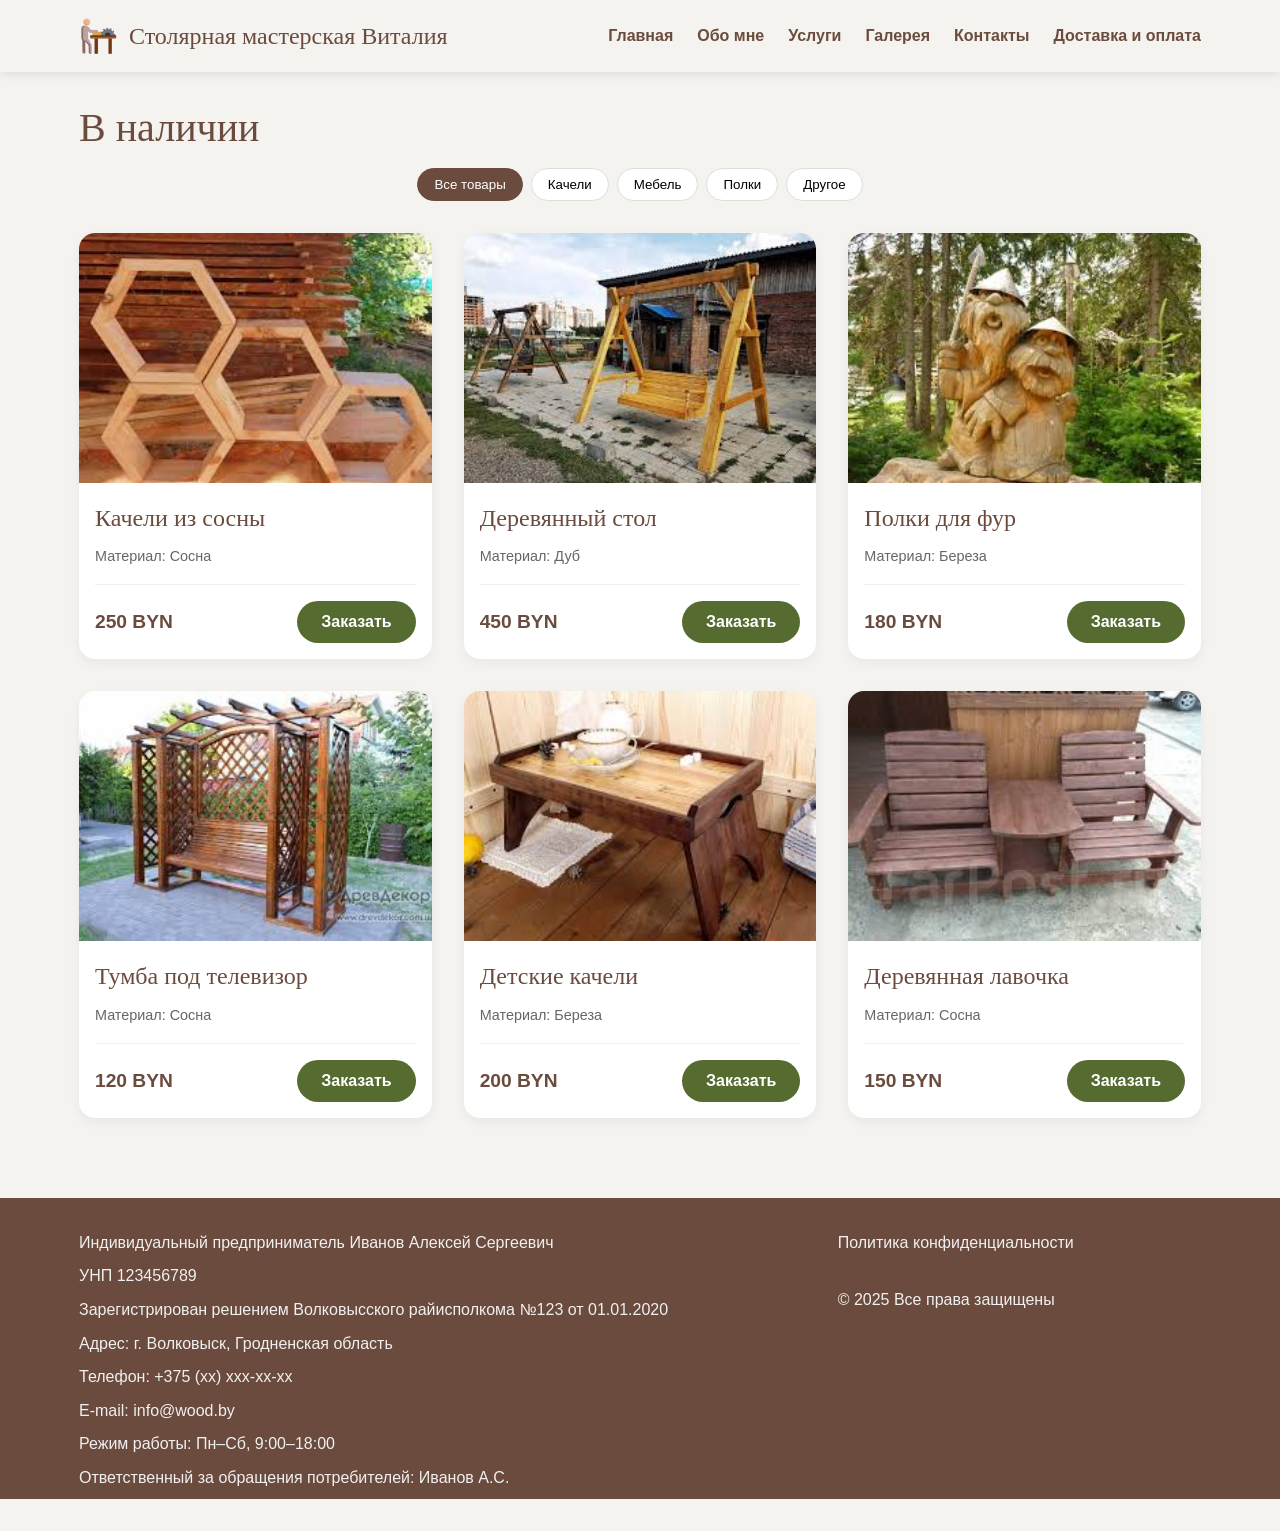
<file: stock/index.html>
<!DOCTYPE html>
<html lang="ru">

<head>
    <meta charset="UTF-8">
    <meta name="viewport" content="width=device-width, initial-scale=1.0">
    <title>В наличии | Столярная мастерская Алексей</title>
    <meta name="description" content="Готовые изделия из дерева в наличии. Качели, мебель, тумбы и полки из дерева.">

    <!-- Styles -->
    <link rel="stylesheet" href="../css/style.css">
</head>

<body>
    <!-- Header -->
    <header class="header">
        <div class="container">
            <div class="header-content">
                <div class="logo">
                    <a href="../index.html">
                        <img src="../images/ico.png" alt="Столярная мастерская Виталия" class="logo-img">
                        <h1 style="display: inline;">Столярная мастерская Виталия</h1>
                    </a>
                </div>
                <div class="menu-toggle">
                    <span></span>
                    <span></span>
                    <span></span>
                </div>
                <nav class="nav">
                    <ul class="nav-list">
                        <li><a href="../index.html">Главная</a></li>
                        <li><a href="../index.html#about">Обо мне</a></li>
                        <li><a href="../index.html#services">Услуги</a></li>
                        <li><a href="gallery/index.html">Галерея</a></li>
                        <li><a href="../index.html#contact">Контакты</a></li>
                        <li><a href="../delivery/index.html">Доставка и оплата</a></li>
                    </ul>
                </nav>
            </div>
        </div>
    </header>

    <!-- Stock Section -->
    <section class="stock-full">
        <div class="container">
            <h1>В наличии</h1>

            <!-- Filters -->
            <div class="stock-filters">
                <button class="filter-btn active" data-filter="all">Все товары</button>
                <button class="filter-btn" data-filter="swings">Качели</button>
                <button class="filter-btn" data-filter="furniture">Мебель</button>
                <button class="filter-btn" data-filter="shelves">Полки</button>
                <button class="filter-btn" data-filter="other">Другое</button>
            </div>

            <!-- Stock Grid -->
            <div class="stock-grid">
                <!-- Stock items will be added here -->
                <div class="stock-item" data-category="swings">
                    <img src="../images/handmade_img/1.jfif" alt="Качели из сосны" loading="lazy">
                    <div class="stock-item-info">
                        <h3>Качели из сосны</h3>
                        <p>Материал: Сосна</p>
                        <div class="stock-item-price">
                            <span class="price">250 BYN</span>
                            <button class="btn btn-primary">Заказать</button>
                        </div>
                    </div>
                </div>

                <div class="stock-item" data-category="furniture">
                    <img src="../images/handmade_img/2.jfif" alt="Деревянный стол" loading="lazy">
                    <div class="stock-item-info">
                        <h3>Деревянный стол</h3>
                        <p>Материал: Дуб</p>
                        <div class="stock-item-price">
                            <span class="price">450 BYN</span>
                            <button class="btn btn-primary">Заказать</button>
                        </div>
                    </div>
                </div>

                <div class="stock-item" data-category="shelves">
                    <img src="../images/handmade_img/3.jfif" alt="Полки для фур" loading="lazy">
                    <div class="stock-item-info">
                        <h3>Полки для фур</h3>
                        <p>Материал: Береза</p>
                        <div class="stock-item-price">
                            <span class="price">180 BYN</span>
                            <button class="btn btn-primary">Заказать</button>
                        </div>
                    </div>
                </div>

                <div class="stock-item" data-category="furniture">
                    <img src="../images/handmade_img/4.jfif" alt="Тумба под телевизор" loading="lazy">
                    <div class="stock-item-info">
                        <h3>Тумба под телевизор</h3>
                        <p>Материал: Сосна</p>
                        <div class="stock-item-price">
                            <span class="price">120 BYN</span>
                            <button class="btn btn-primary">Заказать</button>
                        </div>
                    </div>
                </div>

                <div class="stock-item" data-category="swings">
                    <img src="../images/handmade_img/5.jfif" alt="Детские качели" loading="lazy">
                    <div class="stock-item-info">
                        <h3>Детские качели</h3>
                        <p>Материал: Береза</p>
                        <div class="stock-item-price">
                            <span class="price">200 BYN</span>
                            <button class="btn btn-primary">Заказать</button>
                        </div>
                    </div>
                </div>

                <div class="stock-item" data-category="other">
                    <img src="../images/handmade_img/6.jfif" alt="Деревянная лавочка" loading="lazy">
                    <div class="stock-item-info">
                        <h3>Деревянная лавочка</h3>
                        <p>Материал: Сосна</p>
                        <div class="stock-item-price">
                            <span class="price">150 BYN</span>
                            <button class="btn btn-primary">Заказать</button>
                        </div>
                    </div>
                </div>
            </div>
        </div>
    </section>

    <!-- Footer -->
    <footer class="footer">
        <div class="container">
            <div class="footer-content">
                <div class="footer-info">
                    <p>Индивидуальный предприниматель Иванов Алексей Сергеевич</p>
                    <p>УНП 123456789</p>
                    <p>Зарегистрирован решением Волковысского райисполкома №123 от 01.01.2020</p>
                    <p>Адрес: г. Волковыск, Гродненская область</p>
                    <p>Телефон: +375 (xx) xxx-xx-xx</p>
                    <p>E-mail: info@wood.by</p>
                    <p>Режим работы: Пн–Сб, 9:00–18:00</p>
                    <p>Ответственный за обращения потребителей: Иванов А.С.</p>
                </div>
                <div class="footer-links">
                    <a href="../privacy/index.html">Политика конфиденциальности</a>
                    <p>© 2025 Все права защищены</p>
                </div>
            </div>
        </div>
    </footer>

    <!-- Scripts -->
    <script src="../js/stock.js"></script>
</body>

</html>
</file>
<file: css/style.css>
/* 
 * Color Palette:
 * Main background: Light wood color (#f5f3ef)
 * Accents: Warm brown (#6b4b3e)
 * Secondary: Walnut/Bronze (#8c735a)
 * Text: Dark gray (#2b2b2b)
 * Buttons: Natural green (#556b2f)
 */

/* Reset and base styles */
* {
    margin: 0;
    padding: 0;
    box-sizing: border-box;
}

body {
    font-family: 'PT Sans', 'Inter', Arial, sans-serif;
    font-size: 16px;
    line-height: 1.6;
    color: #2b2b2b;
    background-color: #f5f3ef;
}

h1,
h2,
h3,
h4,
h5,
h6 {
    font-family: 'Playfair Display', 'Lora', Georgia, serif;
    font-weight: normal;
    margin-bottom: 1rem;
    color: #6b4b3e;
}

h1 {
    font-size: 2.5rem;
    line-height: 1.2;
}

h2 {
    font-size: 2rem;
    margin-top: 2rem;
    margin-bottom: 1.5rem;
    position: relative;
    padding-bottom: 0.5rem;
}

h2:after {
    content: '';
    position: absolute;
    bottom: 0;
    left: 0;
    width: 60px;
    height: 3px;
    background-color: #556b2f;
}

.hero-content h2::after {
    content: none;
}

h3 {
    font-size: 1.5rem;
    margin-top: 1.5rem;
    margin-bottom: 1rem;
}

p {
    margin-bottom: 1rem;
}

a {
    color: #6b4b3e;
    text-decoration: none;
    transition: color 0.3s ease;
}

a:hover {
    color: #556b2f;
}

.container {
    width: 90%;
    max-width: 1200px;
    margin: 0 auto;
    padding: 0 15px;
}

.btn {
    display: inline-block;
    padding: 12px 24px;
    border-radius: 24px;
    font-family: 'PT Sans', 'Inter', Arial, sans-serif;
    font-weight: bold;
    text-align: center;
    text-decoration: none;
    cursor: pointer;
    transition: all 0.3s ease;
    border: none;
    font-size: 1rem;
}

.btn-primary {
    background-color: #556b2f;
    color: #fff;
}

.btn-primary:hover {
    background-color: #435524;
    color: #fff;
    transform: translateY(-2px);
    box-shadow: 0 4px 8px rgba(0, 0, 0, 0.1);
}

.btn-secondary {
    background-color: #6b4b3e;
    color: #fff;
}

.btn-secondary:hover {
    background-color: #553c31;
    color: #fff;
    transform: translateY(-2px);
    box-shadow: 0 4px 8px rgba(0, 0, 0, 0.1);
}

.text-center {
    text-align: center;
}

/* Brand Colored Buttons for Inline Consultation */
.btn-telegram-inline {
    background-color: #0088cc;
    /* Telegram Blue */
    color: #fff;
    display: flex;
    align-items: center;
    gap: 0.5rem;
}

.btn-telegram-inline:hover {
    background-color: #0077b3;
    color: #fff;
    transform: translateY(-2px);
    box-shadow: 0 4px 8px rgba(0, 0, 0, 0.1);
}

.btn-viber-inline {
    background-color: #7360f2;
    /* Viber Purple */
    color: #fff;
    display: flex;
    align-items: center;
    gap: 0.5rem;
}

.btn-viber-inline:hover {
    background-color: #624fd9;
    color: #fff;
    transform: translateY(-2px);
    box-shadow: 0 4px 8px rgba(0, 0, 0, 0.1);
}

/* Inline Consultation Buttons */
.inline-consultation-buttons {
    display: flex;
    justify-content: center;
    gap: 1rem;
    flex-wrap: wrap;
    margin: 1rem 0;
}

.inline-consultation-buttons .btn {
    padding: 8px 16px;
    font-size: 0.9rem;
}

.inline-consultation-buttons svg {
    transition: transform 0.3s ease;
}

.inline-consultation-buttons .btn:hover svg {
    transform: translateX(3px);
}

/* Header */
.header {
    background-color: rgba(245, 243, 239, 0.95);
    box-shadow: 0 2px 10px rgba(0, 0, 0, 0.1);
    position: sticky;
    top: 0;
    z-index: 1000;
}

.header-content {
    display: flex;
    justify-content: space-between;
    align-items: center;
    padding: 1rem 0;
}

.logo {
    display: flex;
    align-items: center;
}

.logo a {
    display: flex;
    align-items: center;
    text-decoration: none;
}

.logo h1 {
    font-size: 1.5rem;
    margin: 0;
    color: #6b4b3e;
}

.logo-img {
    height: 40px;
    width: auto;
    margin-right: 10px;
}

/* Burger Menu */
.menu-toggle {
    display: none;
    flex-direction: column;
    cursor: pointer;
    padding: 5px;
}

.menu-toggle span {
    width: 25px;
    height: 3px;
    background-color: #6b4b3e;
    margin: 3px 0;
    transition: 0.3s;
    border-radius: 2px;
}

/* Animated burger to X */
.menu-toggle.active span:nth-child(1) {
    transform: rotate(-45deg) translate(-5px, 6px);
}

.menu-toggle.active span:nth-child(2) {
    opacity: 0;
}

.menu-toggle.active span:nth-child(3) {
    transform: rotate(45deg) translate(-5px, -6px);
}

/* Nav Styles */
.nav-list {
    display: flex;
    list-style: none;
}

.nav-list li {
    margin-left: 1.5rem;
}

.nav-list a {
    font-weight: bold;
    color: #6b4b3e;
}

.nav-list a:hover {
    color: #556b2f;
}

.contact-button .btn {
    padding: 8px 16px;
    font-size: 0.9rem;
}

/* Hero Section */
.hero {
    background: linear-gradient(rgba(107, 75, 62, 0.7), rgba(107, 75, 62, 0.7)),
        url('../images/background.jpg') center/cover no-repeat;
    color: #fff;
    padding: 5rem 0;
    text-align: center;
}

.hero-content h2 {
    color: #fff;
    font-size: 2.8rem;
    margin-bottom: 1.5rem;
    text-shadow: 2px 2px 4px rgba(0, 0, 0, 0.5);
}

.hero-subtitle {
    font-size: 1.3rem;
    margin-bottom: 2rem;
    text-shadow: 1px 1px 2px rgba(0, 0, 0, 0.5);
}

/* About Section */
.about {
    padding: 3rem 0;
}

.about-content {
    display: flex;
    flex-wrap: wrap;
    gap: 2rem;
    align-items: center;
}

.about-text {
    flex: 1;
    min-width: 300px;
}

.about-image {
    flex: 1;
    min-width: 300px;
    height: 300px;
    border-radius: 16px;
    overflow: hidden;
}

.about-image img {
    width: 100%;
    height: 100%;
    object-fit: cover;
    display: block;
}

/* Services Section */
.services {
    padding: 3rem 0;
    background-color: #fff;
}

.services-grid {
    display: grid;
    grid-template-columns: repeat(auto-fit, minmax(250px, 1fr));
    gap: 2rem;
    margin-top: 2rem;
}

.service-card {
    background-color: #fff;
    border-radius: 16px;
    padding: 1.5rem;
    box-shadow: 0 4px 12px rgba(0, 0, 0, 0.05);
    transition: transform 0.3s ease, box-shadow 0.3s ease;
    border: 1px solid #eee;
}

.service-card:hover {
    transform: translateY(-5px);
    box-shadow: 0 8px 20px rgba(0, 0, 0, 0.1);
}

.service-card h3 {
    margin-top: 0;
    color: #6b4b3e;
}

/* Gallery Preview Section */
.gallery-preview {
    padding: 3rem 0;
}

.gallery-carousel {
    margin-top: 2rem;
    text-align: center;
}

.gallery-carousel a {
    color: #c75e33
}

/* Carousel Styles */
.carousel-container {
    position: relative;
    max-width: 800px;
    margin: 0 auto 2rem;
    height: 400px;
    border-radius: 16px;
    box-shadow: 0 4px 12px rgba(0, 0, 0, 0.1);
    overflow: hidden;
}

.carousel-slide {
    position: absolute;
    top: 0;
    left: 0;
    width: 100%;
    opacity: 0;
    visibility: hidden;
    transition: opacity 0.5s ease-in-out, visibility 0.5s ease-in-out;
    z-index: 1;
}

.carousel-slide img {
    width: 100%;
    height: 100%;
    object-fit: cover;
    display: block;
}

.carousel-slide.active {
    opacity: 1;
    visibility: visible;
    z-index: 2;
}

.carousel-nav {
    display: flex;
    justify-content: center;
    gap: 1rem;
    margin-bottom: 1rem;
}

.carousel-prev,
.carousel-next {
    background-color: #6b4b3e;
    color: white;
    border: none;
    font-size: 1.5rem;
    width: 40px;
    height: 40px;
    border-radius: 50%;
    cursor: pointer;
    transition: background-color 0.3s ease;
}

.carousel-prev:hover,
.carousel-next:hover {
    background-color: #556b2f;
}

.text-center {
    text-align: center;
}

/* Work Area Section */
.work-area {
    padding: 3rem 0;
    background-color: #fff;
}

.work-area p {
    font-size: 1.2rem;
}

/* Contact Section */
.contact {
    padding: 3rem 0;
}

.contact-content {
    display: flex;
    flex-wrap: wrap;
    gap: 2rem;
}

.contact-form {
    flex: 1;
    min-width: 300px;
}

.contact-info {
    flex: 1;
    min-width: 300px;
    background-color: #fff;
    padding: 1.5rem;
    border-radius: 16px;
    box-shadow: 0 4px 12px rgba(0, 0, 0, 0.05);
    align-self: flex-start;
}

.form-group {
    margin-bottom: 1.5rem;
}

.form-group label {
    display: block;
    margin-bottom: 0.5rem;
    font-weight: bold;
}

.form-group input,
.form-group textarea {
    width: 100%;
    padding: 0.75rem;
    border: 1px solid #ddd;
    border-radius: 8px;
    font-family: 'PT Sans', 'Inter', Arial, sans-serif;
    font-size: 1rem;
}

.form-group input[type="file"] {
    padding: 0.5rem;
    background-color: #f8f8f8;
    border: 1px dashed #ddd;
    cursor: pointer;
    width: 100%;
    border-radius: 8px;
}

.form-group input[type="file"]::-webkit-file-upload-button {
    background-color: #6b4b3e;
    color: white;
    padding: 0.5rem 1rem;
    border: none;
    border-radius: 4px;
    cursor: pointer;
    font-family: 'PT Sans', 'Inter', Arial, sans-serif;
    margin-right: 10px;
}

.form-group input[type="file"]::-webkit-file-upload-button:hover {
    background-color: #553c31;
}

.form-group input:focus,
.form-group textarea:focus {
    outline: none;
    border-color: #6b4b3e;
    box-shadow: 0 0 0 2px rgba(107, 75, 62, 0.2);
}

.checkbox-group {
    display: flex;
    align-items: flex-start;
}

.checkbox-group input {
    width: auto;
    margin-right: 0.5rem;
    margin-top: 0.3rem;
}

/* Honeypot field for spam protection - hidden visually but not to screen readers */
.honey {
    position: absolute;
    left: -5000px;
    top: -5000px;
}

/* Footer */
.footer {
    background-color: #6b4b3e;
    color: #fff;
    padding: 2rem 0 0;
    margin-top: 3rem;
}

.footer-content {
    display: flex;
    flex-wrap: wrap;
    gap: 2rem;
    margin-bottom: 2rem;
}

.footer-info {
    flex: 2;
    min-width: 300px;
}

.footer-info p {
    margin-bottom: 0.5rem;
    color: #f0f0f0;
}

.footer-links {
    flex: 1;
    min-width: 200px;
}

.footer-links a {
    color: #f0f0f0;
    display: block;
    margin-bottom: 1rem;
}

.footer-links a:hover {
    color: #d0d0d0;
}

.footer-links p {
    color: #f0f0f0;
    margin-top: 2rem;
}

/* Gallery Page */
.gallery-full {
    padding: 2rem 0;
}

.gallery-filters {
    display: flex;
    flex-wrap: wrap;
    gap: 0.5rem;
    margin-bottom: 2rem;
    justify-content: center;
}

.filter-btn {
    padding: 0.5rem 1rem;
    background-color: #fff;
    border: 1px solid #ddd;
    border-radius: 24px;
    cursor: pointer;
    transition: all 0.3s ease;
}

.filter-btn.active,
.filter-btn:hover {
    background-color: #6b4b3e;
    color: #fff;
    border-color: #6b4b3e;
}

.gallery-grid {
    display: grid;
    grid-template-columns: repeat(auto-fill, minmax(300px, 1fr));
    gap: 2rem;
}

.gallery-item {
    background-color: #fff;
    border-radius: 16px;
    overflow: hidden;
    box-shadow: 0 4px 12px rgba(0, 0, 0, 0.05);
    transition: transform 0.3s ease;
}

.gallery-item:hover {
    transform: translateY(-5px);
}

.gallery-item img {
    width: 100%;
    height: 250px;
    object-fit: cover;
    display: block;
}

.gallery-item-info {
    padding: 1rem;
}

.gallery-item-info h3 {
    margin-top: 0;
    margin-bottom: 0.5rem;
    color: #6b4b3e;
}

.gallery-item-info p {
    font-size: 0.9rem;
    color: #666;
    margin: 0;
}

/* Stock Page */
.stock-full {
    padding: 2rem 0;
}

.stock-filters {
    display: flex;
    flex-wrap: wrap;
    gap: 0.5rem;
    margin-bottom: 2rem;
    justify-content: center;
}

.stock-grid {
    display: grid;
    grid-template-columns: repeat(auto-fill, minmax(300px, 1fr));
    gap: 2rem;
}

.stock-item {
    background-color: #fff;
    border-radius: 16px;
    overflow: hidden;
    box-shadow: 0 4px 12px rgba(0, 0, 0, 0.05);
    transition: transform 0.3s ease;
}

.stock-item:hover {
    transform: translateY(-5px);
}

.stock-item img {
    width: 100%;
    height: 250px;
    object-fit: cover;
    display: block;
}

.stock-item-info {
    padding: 1rem;
}

.stock-item-info h3 {
    margin-top: 0;
    margin-bottom: 0.5rem;
    color: #6b4b3e;
}

.stock-item-info p {
    font-size: 0.9rem;
    color: #666;
    margin: 0;
}

.stock-item-price {
    display: flex;
    justify-content: space-between;
    align-items: center;
    margin-top: 1rem;
    padding-top: 1rem;
    border-top: 1px solid #eee;
}

.price {
    font-size: 1.2rem;
    font-weight: bold;
    color: #6b4b3e;
}

/* Delivery and Payment Page */
.delivery-full {
    padding: 2rem 0;
}

.delivery-content {
    display: flex;
    flex-direction: column;
    gap: 2rem;
}

.delivery-section {
    background-color: #fff;
    border-radius: 16px;
    padding: 1.5rem;
    box-shadow: 0 4px 12px rgba(0, 0, 0, 0.05);
}

.delivery-section h2 {
    margin-top: 0;
    color: #6b4b3e;
    padding-bottom: 0.5rem;
    border-bottom: 1px solid #eee;
}

.delivery-section h3 {
    margin-top: 1.5rem;
    color: #8c735a;
}

.delivery-section ul {
    padding-left: 1.5rem;
}

.delivery-section li {
    margin-bottom: 0.5rem;
}

/* Privacy Policy */
.privacy-policy {
    padding: 2rem 0;
}

.privacy-content h2 {
    color: #6b4b3e;
    margin-top: 2rem;
}

.privacy-content ul {
    margin-bottom: 1rem;
    padding-left: 1.5rem;
}

.privacy-content li {
    margin-bottom: 0.5rem;
}

/* Responsive Design */
@media (max-width: 768px) {
    h1 {
        font-size: 2rem;
    }

    h2 {
        font-size: 1.7rem;
    }

    .header-content {
        flex-direction: row;
        align-items: center;
        position: relative;
    }

    .menu-toggle {
        display: flex;
    }

    .nav {
        position: absolute;
        top: 100%;
        left: 0;
        width: 100%;
        background-color: rgba(245, 243, 239, 0.95);
        box-shadow: 0 2px 10px rgba(0, 0, 0, 0.1);
        padding: 1rem 0;
        transform: translateY(-150%);
        transition: transform 0.3s ease;
        z-index: 1000;
    }

    .nav.active {
        transform: translateY(0);
    }

    .nav-list {
        flex-direction: column;
        align-items: center;
    }

    .nav-list li {
        margin: 0.5rem 0;
    }

    .contact-button {
        display: none;
    }

    .hero {
        padding: 2.5rem 0;
    }

    .hero-content h2 {
        font-size: 2rem;
    }

    .logo h1 {
        font-size: 1rem;
    }

    .hero-subtitle {
        font-size: 1.1rem;
    }

    .about-content,
    .contact-content,
    .footer-content {
        flex-direction: column;
    }

    .carousel-container {
        height: 300px;
    }

    .carousel-slide img {
        height: 300px;
    }

    .gallery-filters {
        justify-content: flex-start;
        overflow-x: auto;
        padding-bottom: 0.5rem;
    }

    .filter-btn {
        white-space: nowrap;
    }

    /* Update padding for all sections on mobile */
    .about,
    .services,
    .gallery-preview,
    .work-area,
    .contact {
        padding: 1.5rem 0;
    }

    .hero {
        padding: 2.5rem 0;
    }
}

@media (max-width: 480px) {
    .container {
        width: 95%;
    }

    h1 {
        font-size: 1.8rem;
        max-width: 200px;
    }

    h2 {
        line-height: 1.3;
    }

    .hero-content h2 {
        font-size: 1.8rem;
    }

    .btn {
        padding: 10px 20px;
        font-size: 0.9rem;
    }

    .gallery-grid {
        grid-template-columns: 1fr;
        gap: 1rem;
    }

    .carousel-container {
        height: 250px;
    }

    .carousel-slide img {
        height: 250px;
    }

    .carousel-prev,
    .carousel-next {
        width: 30px;
        height: 30px;
        font-size: 1.2rem;
    }
}
</file>
